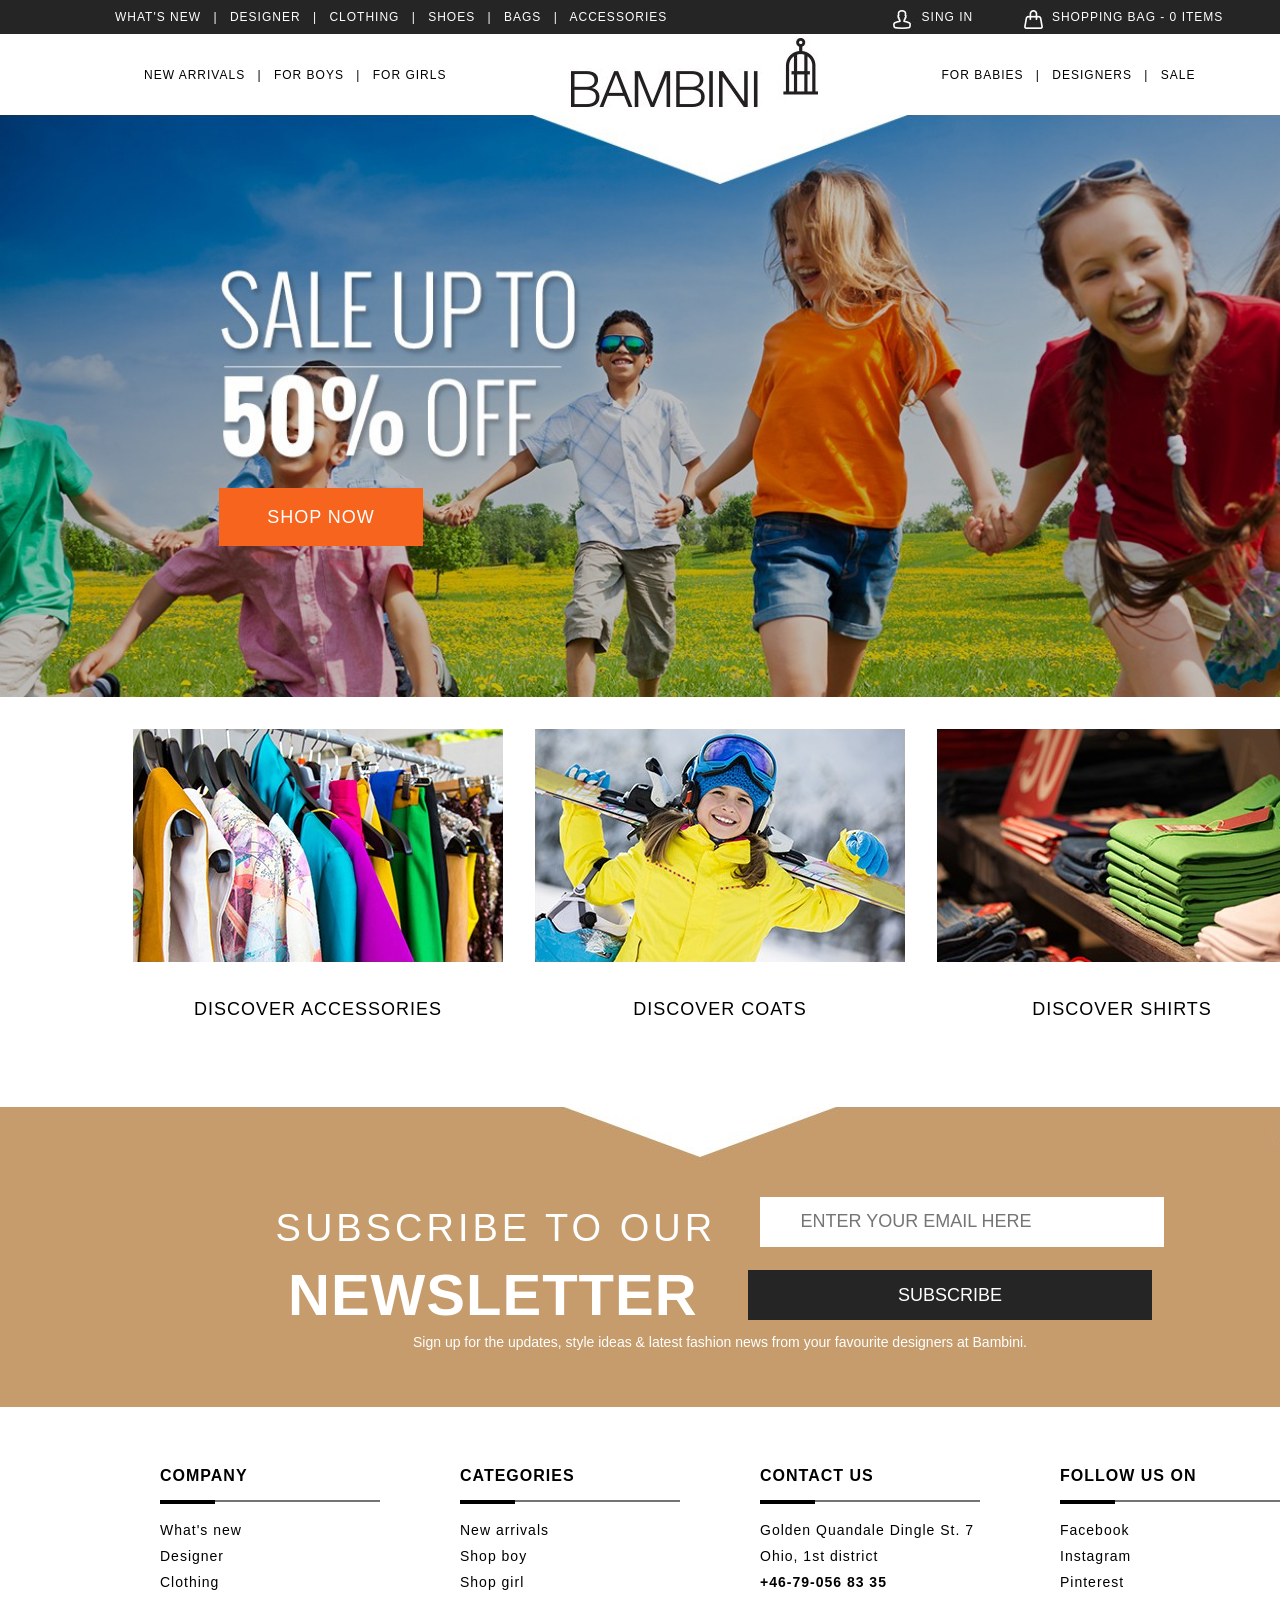
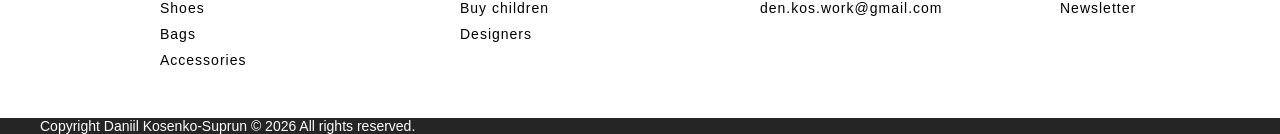
<file: elev/bambini/index.html>
<!--

Updates:
- Fixed main background image not taking up 100% of width of screen
- Fixed categories text links not being black color by default
- More comments

-->


<!DOCTYPE html>
<html lang="en">

<head> <!-- Here we set up some technical parameters for our website and connect CSS (and JavaScr if we'd wave one) -->
    <meta charset="UTF-8">
    <meta name="viewport" context="width=device-width, initial-scale=1.0">
    <title>Bambini</title>
    <link rel="stylesheet" href="style.css">
</head>

<body>

<!-- Honestly, I don't even know why do we need wrapper. -->
<div id="wrapper">
    
    <div id="top"> <!-- Toppest black line with links, sing in and shopping cart -->

        <div id="top_links"> <!-- Left side (links) -->
            <a href="#">WHAT'S NEW</a>
            <span class="divider">|</span>
            <a href="#">DESIGNER</a>
            <span class="divider">|</span>
            <a href="#">CLOTHING</a>
            <span class="divider">|</span>
            <a href="#">SHOES</a>
            <span class="divider">|</span>
            <a href="#">BAGS</a>
            <span class="divider">|</span>
            <a href="#">ACCESSORIES</a>
        </div>

        <div id="top_info"> <!-- Right side (login and cart) -->
            <img src="Assets/sing_in.jpg" style="vertical-align: top;">
            <a href="#">SING IN</a>
            
            <span style="padding-left: 40px;"></span>

            <img src="Assets/shopping_bad.jpg" style="vertical-align: top;">
            <a href="#">SHOPPING BAG - 0 ITEMS</a>
        </div>

    </div>

    <div id="header"> <!-- Vårt header som är splittrad i 3 delar för att kunna flytta på de -->

        <div id="header_left"> <!-- Vänster -->
            <a href="#">NEW ARRIVALS</a>
            <span class="divider">|</span>
            <a href="#">FOR BOYS</a>
            <span class="divider">|</span>
            <a href="#">FOR GIRLS</a>
        </div>

        <div id="header_center"> <!-- Mitt -->
            <a href="#">
                <img src="Assets/logo.jpg" alt="Bambini logo">
            </a>
        </div>

        <div id="header_right"> <!-- Höger -->
            <a href="#">FOR BABIES</a>
            <span class="divider">|</span>
            <a href="#">DESIGNERS</a>
            <span class="divider">|</span>
            <a href="#">SALE</a>
        </div>

    </div>

    <!-- Here is where background image object is created. Shop button inside of it -->
    <div id="front_image">
        <button id="shop_now_button">SHOP NOW</button>
    </div>

    <!-- Discovery section -->
    <div id="categories">
        <table>
            <!-- Pictures on products -->
            <tr>
                <td>
                    <a href="#"><img src="Assets/accessories.jpg" alt="Accessories"></a>
                </td>
                <td>
                    <a href="#"><img src="Assets/coats.jpg" alt="Coats"></a>
                </td>
                <td>
                    <a href="#"><img src="Assets/shirts.jpg" alt="Shirts"></a>
                </td>
            </tr>
            <!-- Respective text links -->
            <tr>
                <td> <a href="#">DISCOVER ACCESSORIES</a> </td>
                <td> <a href="#">DISCOVER COATS</a> </td>
                <td> <a href="#">DISCOVER SHIRTS</a> </td>
            </tr>
        </table>
    </div>

    <!-- Email subscription section -->
    <div id="newsletter">
        <div>
            <h2>SUBSCRIBE TO OUR</h2>
            <div class="newsletter_box"> <!-- A wrapper for input so that actual input is inside of a box and has borders-->
                <input id="email_input" type="email" placeholder="ENTER YOUR EMAIL HERE">
            </div>
        </div>
        <div>
            <h1>NEWSLETTER</h1>
            <button class="newsletter_box" id="subscribe_button">SUBSCRIBE</button>
        </div>
        <div id="newsletter_undermessage">
            Sign up for the updates, style ideas & latest fashion news from your 
            favourite designers at Bambini.
        </div>
    </div>
    
    <!-- Footer with all the boring contact info or whatever -->
    <!-- 
    AI has helped me to come up with a way how to create the styling, for example
    that I should use div with flex instead of table that I wanted to use, and also
    on how to create the funny line thing without any images or text, just CSS!
    -->
    <footer id="footer">

        <!-- To separate them from other stuff, veri smart -->
        <div id="footer_columns">
            <div class="footer_column">
                <h3>COMPANY</h3>
                <div class="footer_line"> <span></span> </div>
                <ul>
                    <li><a href="#">What's new</a></li>
                    <li><a href="#">Designer</a></li>
                    <li><a href="#">Clothing</a></li>
                    <li><a href="#">Shoes</a></li>
                    <li><a href="#">Bags</a></li>
                    <li><a href="#">Accessories</a></li>
                </ul>
            </div>

            <div class="footer_column">
                <h3>CATEGORIES</h3>
                <div class="footer_line"> <span></span> </div>
                <ul>
                    <li><a href="#">New arrivals</a></li>
                    <li><a href="#">Shop boy</a></li>
                    <li><a href="#">Shop girl</a></li>
                    <li><a href="#">Buy children</a></li>
                    <li><a href="#">Designers</a></li>
                </ul>
            </div>

            <div class="footer_column">
                <h3>CONTACT US</h3>
                <div class="footer_line"> <span></span> </div>
                <ul>
                    <li>Golden Quandale Dingle St. 7</li>
                    <li>Ohio, 1st district</li>
                    <li id="phone_number">+46-79-056 83 35</li>
                    <li><a type="email">den.kos.work@gmail.com</a></li>
                </ul>
            </div>

            <div class="footer_column">
                <h3>FOLLOW US ON</h3>
                <div class="footer_line"> <span></span> </div>
                <ul>
                    <li><a href="#">Facebook</a></li>
                    <li><a href="#">Instagram</a></li>
                    <li><a href="#">Pinterest</a></li>
                    <li><a href="#">Newsletter</a></li>
                </ul>
            </div>
        </div>
        
        <div id="copyrights">Copyright Daniil Kosenko-Suprun © 2026 All rights reserved.</div>

    </footer>

</div>

</body>

</html>
</file>
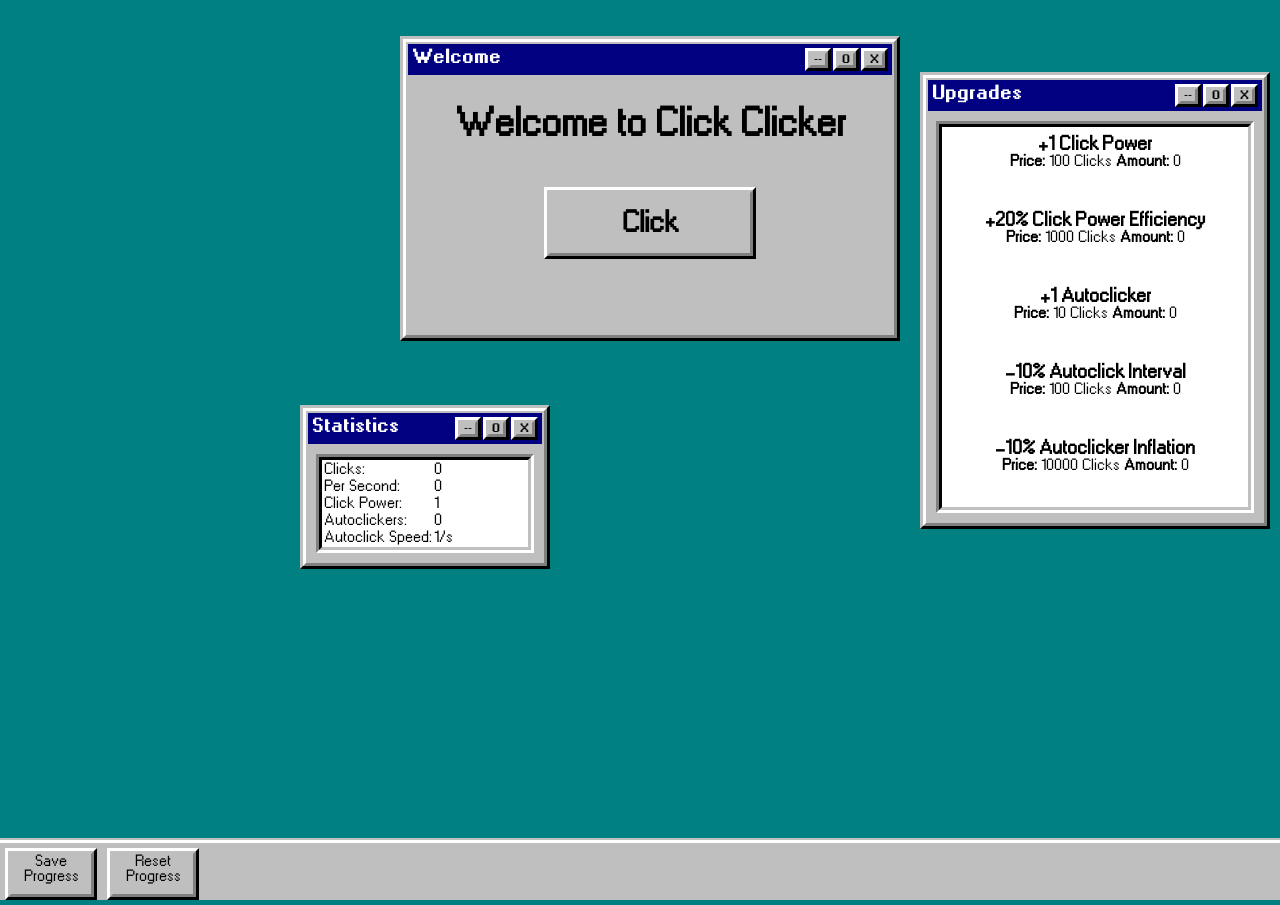
<file: elev/clicker/index.html>
<html lang="en">
<head>
    <meta charset="UTF-8">
    <meta name="viewport" content="width=device-width, initial-scale=1.0"><!--ta bort ksk-->
    <title>Click Clicker</title>
    <link rel="stylesheet" href="style.css">
    <script src="script.js" defer></script>
</head>
<body>

    <!--fönster till header/clicktarget-->
    <section id="welcome-window" class="window"><div class="border-wrap-1"><div class="border-wrap-2">
        <div class="windowhead"><!--header till fönstret-->
            <div class="window-head-title">
                <p>Welcome</p>
            </div>
            <div class="window-head-buttons"><!--knapparna i hörnet av fönstret, gör inget egentligen-->
                <div class="border-wrap-5"><div class="border-wrap-6"><div class="window-head-button">--</div></div></div>
                <div class="border-wrap-5"><div class="border-wrap-6"><div class="window-head-button">O</div></div></div>
                <div class="border-wrap-5"><div class="border-wrap-6"><div class="window-head-button">X</div></div></div>
            </div>
        </div>
        
        <!--content till fönstret-->
        <div  id="welcome">
            <h1>Welcome to Click Clicker</h1><!--typ headern till spelet-->
            <div class="border-wrap-8"><div class="border-wrap-5"><div class="border-wrap-6">
                <div id="click-target">Click</div><!--click target-->
            </div></div></div>
        </div>
    </div></div></section>

    <!--fönster till uppgraderingar-->
    <section id="upgrades-window" class="window"><div class="border-wrap-1"><div class="border-wrap-2">
        <div class="windowhead"><!--header till fönstret-->
            <div class="window-head-title">
                <p>Upgrades</p>
            </div>
            <div class="window-head-buttons"><!--knapparna i hörnet av fönstret, gör inget egentligen-->
                <div class="border-wrap-5"><div class="border-wrap-6"><div class="window-head-button">--</div></div></div>
                <div class="border-wrap-5"><div class="border-wrap-6"><div class="window-head-button">O</div></div></div>
                <div class="border-wrap-5"><div class="border-wrap-6"><div class="window-head-button">X</div></div></div>
            </div>
        </div>

        <!--content till fönstret, uppdelat i uppgraderingstyper-->
        <div id="upgrades" class="window-content"><div class="border-wrap-3"><div class="border-wrap-4">
            <div id="click-upgrades"><!--upgraderingar för click power-->
                <div class="border-wrap-7"><div class="upgrade" id="clickPowerPlusUpgrade">
                    <h3>+1 Click Power</h3>
                    <p class="price"></p>
                </div></div>
                <div class="border-wrap-7"><div class="upgrade" id="clickPowerEfficiencyUpgrade">
                    <h3>+20% Click Power Efficiency</h3>
                    <p class="price"></p>
                </div></div>
            </div>
            <div id="autoclicker-upgrades"><!--upgraderingar för autoclickers-->
                <div class="border-wrap-7"><div class="upgrade" id="autoclicker">
                    <h3>+1 Autoclicker</h3>
                    <p class="price"></p>
                </div></div>
                <div class="border-wrap-7"><div class="upgrade" id="autoclickIntervalUpgrade">
                    <h3>-10% Autoclick Interval</h3>
                    <p class="price"></p>
                </div></div>
                <div class="border-wrap-7"><div class="upgrade" id="autoclickerInflationUpgrade">
                    <h3>-10% Autoclicker Inflation</h3>
                    <p class="price"></p>
                </div></div>
            </div>
        </div></div></div>

    </div></div></section>

    <!--fönster till stats-->
    <section id="stats-window" class="window"><div class="border-wrap-1"><div class="border-wrap-2">
        <div class="windowhead"><!--header till fönstret-->
            <div class="window-head-title">
                <p>Statistics</p>
            </div>
            <div class="window-head-buttons"><!--knapparna i hörnet av fönstret, gör inget egentligen-->
                <div class="border-wrap-5"><div class="border-wrap-6"><div class="window-head-button">--</div></div></div>
                <div class="border-wrap-5"><div class="border-wrap-6"><div class="window-head-button">O</div></div></div>
                <div class="border-wrap-5"><div class="border-wrap-6"><div class="window-head-button">X</div></div></div>
            </div>
        </div>

        <!--content till fönstret-->
        <div id="stats" class="window-content"><div class="border-wrap-3"><div class="border-wrap-4">
            <table>
                <tr id="score"><td>Clicks:</td><td></td></tr>
                <tr id="clicks-per-second"><td>Per Second:</td><td></td></tr>
                <tr id="points-per-click"><td>Click Power:</td><td></td></tr>
                <tr id="autoclickers"><td>Autoclickers:</td><td></td></tr>
                <tr id="autoclicks-per-second"><td>Autoclick Speed:</td><td></td></tr>
            </table>
        </div></div></div>
    </div></div></section>

    <!--fönster till popups (motsvarar golden cookies)-->
    <section id="popup-window" class="window"><div class="border-wrap-1"><div class="border-wrap-2">
        <div class="windowhead"><!--header till fönstret-->
            <div class="window-head-title">
                <p>Bonus</p>
            </div>
            <div class="window-head-buttons"><!--knapparna i hörnet av fönstret, gör inget egentligen-->
                <div class="border-wrap-5"><div class="border-wrap-6"><div class="window-head-button">--</div></div></div>
                <div class="border-wrap-5"><div class="border-wrap-6"><div class="window-head-button">O</div></div></div>
                <div class="border-wrap-5"><div class="border-wrap-6"><div class="window-head-button">X</div></div></div>
            </div>
        </div>
        
        <!--content till fönstret-->
        <div id="popup">
            <p id="popup-info">You have been gifted </p><!--info om popuppen man fick-->
            <div class="border-wrap-8"><div class="border-wrap-5"><div class="border-wrap-6">
                <div id="popup-claim">Claim Reward</div><!--knapp för att popuppens effekt-->
            </div></div></div>
        </div>
    </div></div></section>
    
</body>
<footer><!--footer med reset/save knappar-->
    <div id="test"></div>
    <div id="flexdiv">
        <div class="border-wrap-8"><div class="border-wrap-5"><div class="border-wrap-6">
         <div id="save-button">Save Progress</div>
      </div></div></div>
       <div class="border-wrap-8"><div class="border-wrap-5"><div class="border-wrap-6">
           <div id="reset-button">Reset Progress</div>
       </div></div></div>
    </div>
</footer>
</html>
</file>
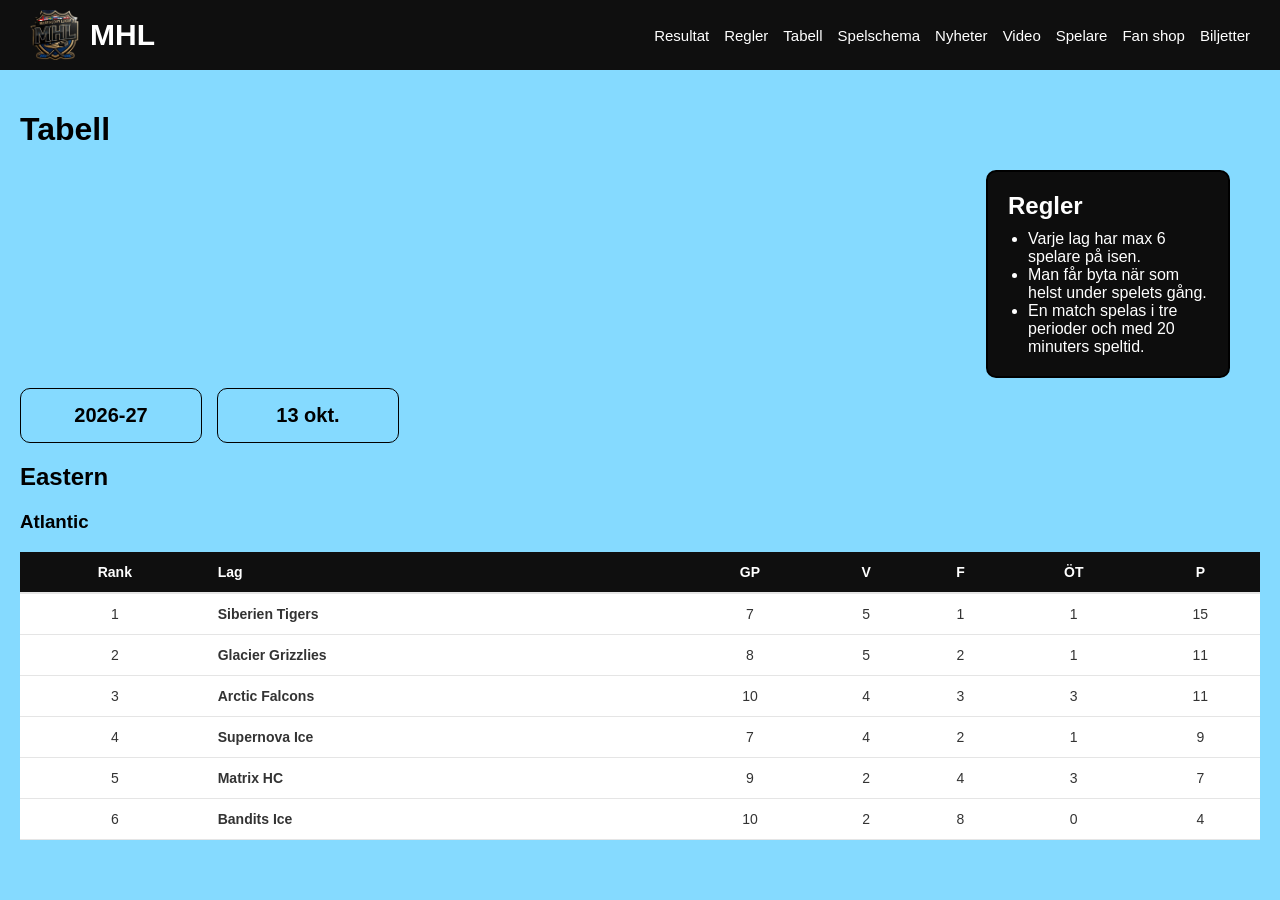
<file: elev/mhl/index.html>
<!DOCTYPE html>
<html lang="en">
    <head>
        <meta charset="UTF-8">
        <title>MHL.Majas Hockey League</title>
        <meta name="viewport" content="width=device-width, initial-scale=1.0">
        <link rel="stylesheet" href="style.css">
    </head>
    <body>       <!--Det här är allt innehåll-->
          <div id="meny">
            <div id="leftlog">  <!---Det är bilden på min logga-->
              <img src="bilder/logga.png" style="vertical-align: top;" width="50" height="50">
              <a href="#">MHL</a> 
            </div>
            <div id="menylänkar">      <!--Det är alla översta länkarna i menyn-->
                <a href="#">Resultat</a>
                <a href="#">Regler</a>
                <a href="#">Tabell</a>
                <a href="#">Spelschema</a>
                <a href="#">Nyheter</a>
                <a href="#">Video</a>
                <a href="#">Spelare</a>
                <a href="#">Fan shop</a>
                <a href="#">Biljetter</a>
            </div>
          </div>
          <div id="wrapper">
             
          <h1>Tabell</h1>   <!--Det här är reglerna för ishockey i en lista-->
          <div class="rules-box">
            <h4>Regler</h4>
            <ul>
              <li>Varje lag har max 6 spelare på isen.</li>
              <li>Man får byta när som helst under spelets gång.</li>
              <li>En match spelas i tre perioder och med 20 minuters speltid.</li>
            </ul>
          </div>
          <div class="table-box">  <!--Det ska vara där man kan välja datum och säsong-->
            <div class="box-seasons">2026-27</div>
            <div class="box-date">13 okt.</div>
          </div>
          <h2>Eastern</h2>     <!--Det här är tabellen för alla lag i ligan och här tog jag lite hjälp av Ai i css för att den skulle likna lite den som NHL har-->
          <h3>Atlantic</h3>
            <div class="table-container">
                <table class="mhl-table">
                  <thead>
                  <tr>
                      <th>Rank</th>
                      <th class="align-left">Lag</th>
                      <th>GP</th>
                      <th>V</th>
                      <th>F</th>
                      <th>ÖT</th>
                      <th class="highlight">P</th>
                  </tr>
                  </thead>
                  <tbody>
                    <tr>
                      <td>1</td>
                      <td class="team-cell">Siberien Tigers</td>
                      <td>7</td>
                      <td>5</td>
                      <td>1</td>
                      <td>1</td>
                      <td class="highlight">15</td>
                    </tr>
                    <tr>
                      <td>2</td>
                      <td class="team-cell">Glacier Grizzlies</td>
                      <td>8</td>
                      <td>5</td>
                      <td>2</td>
                      <td>1</td>
                      <td class="highlight">11</td>
                    </tr>
                    <tr>
                      <td>3</td>
                      <td class="team-cell">Arctic Falcons</td>
                      <td>10</td>
                      <td>4</td>
                      <td>3</td>
                      <td>3</td>
                      <td class="highlight">11</td>
                    </tr>
                    <tr>
                      <td>4</td>
                      <td class="team-cell">Supernova Ice</td>
                      <td>7</td>
                      <td>4</td>
                      <td>2</td>
                      <td>1</td>
                      <td class="highlight">9</td>
                    </tr>
                    <tr>
                      <td>5</td>
                      <td class="team-cell">Matrix HC</td>
                      <td>9</td>
                      <td>2</td>
                      <td>4</td>
                      <td>3</td>
                      <td class="highlight">7</td>
                    </tr>
                    <tr>
                      <td>6</td>
                      <td class="team-cell">Bandits Ice</td>
                      <td>10</td>
                      <td>2</td>
                      <td>8</td>
                      <td>0</td>
                      <td class="highlight">4</td>
                    </tr>
                  </tbody>
                </table>
              </div>
            </div>
        </div>
    </body>
</html>
</file>
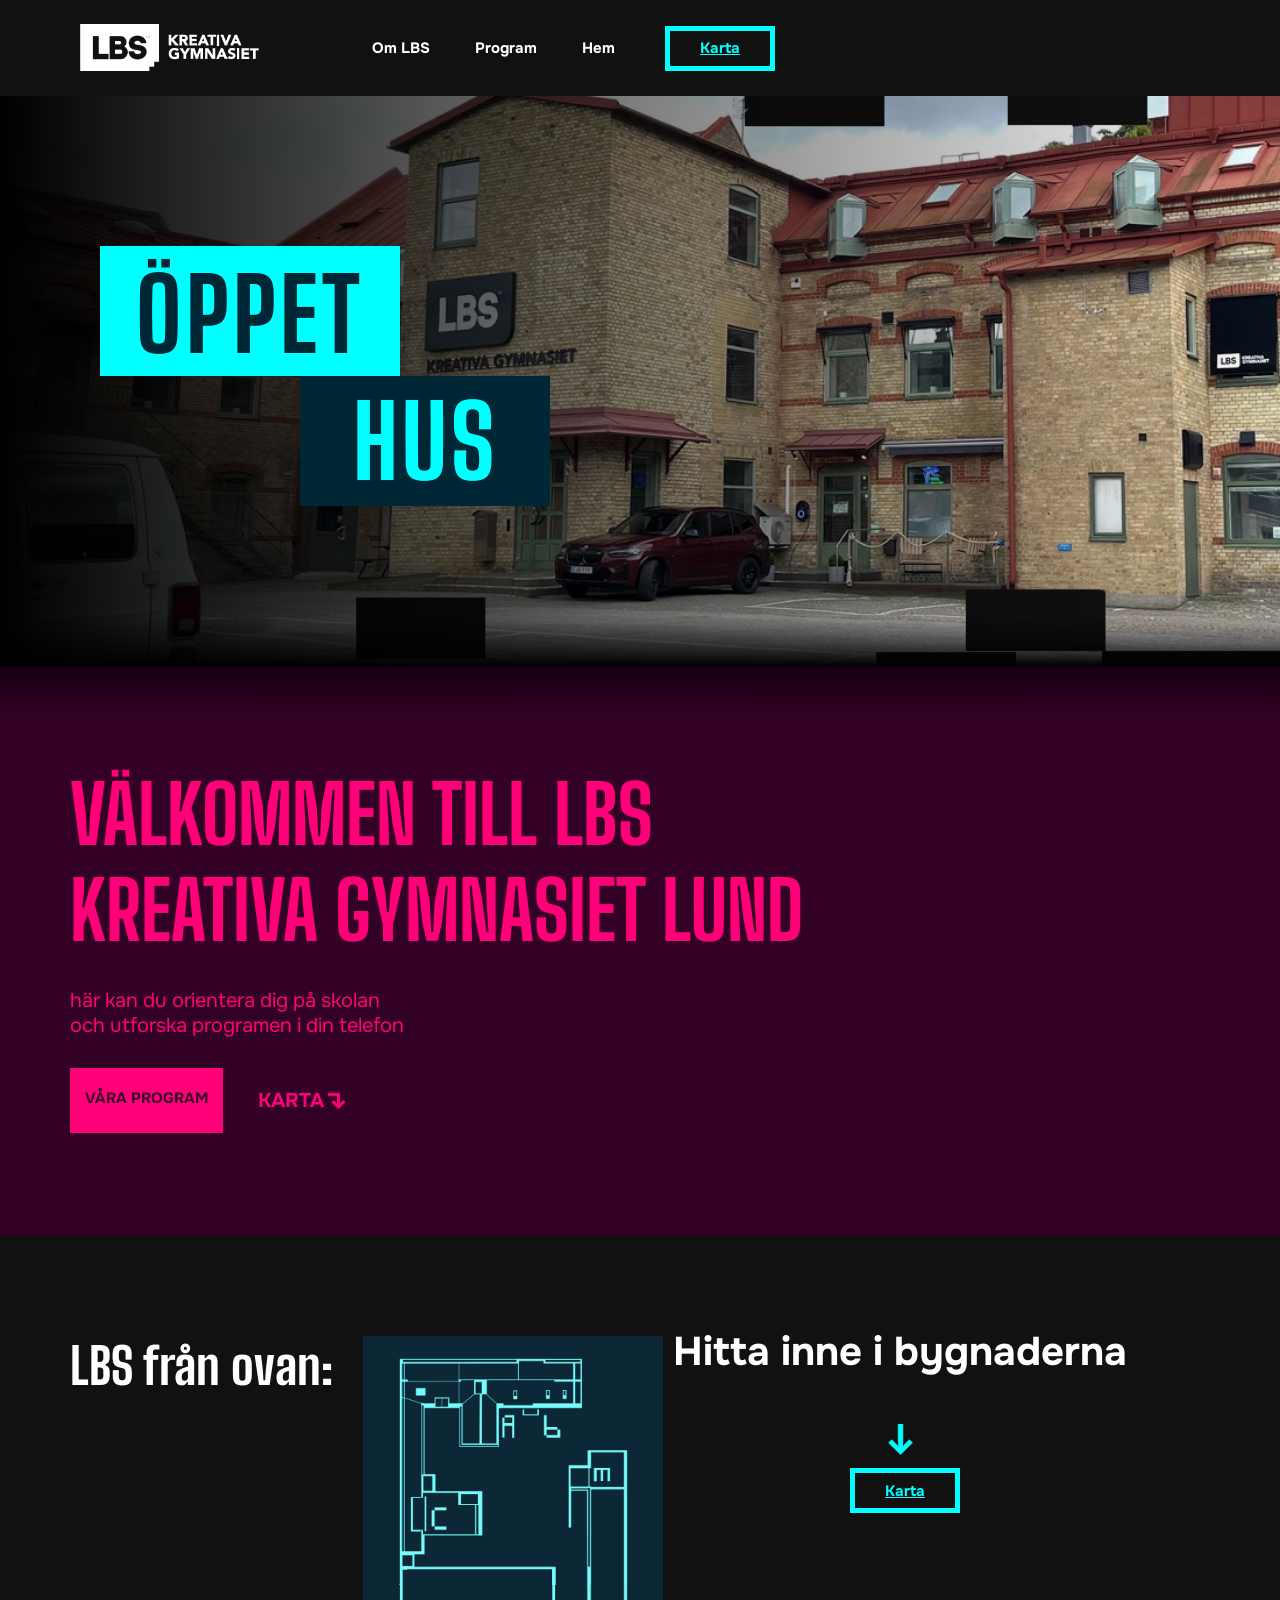
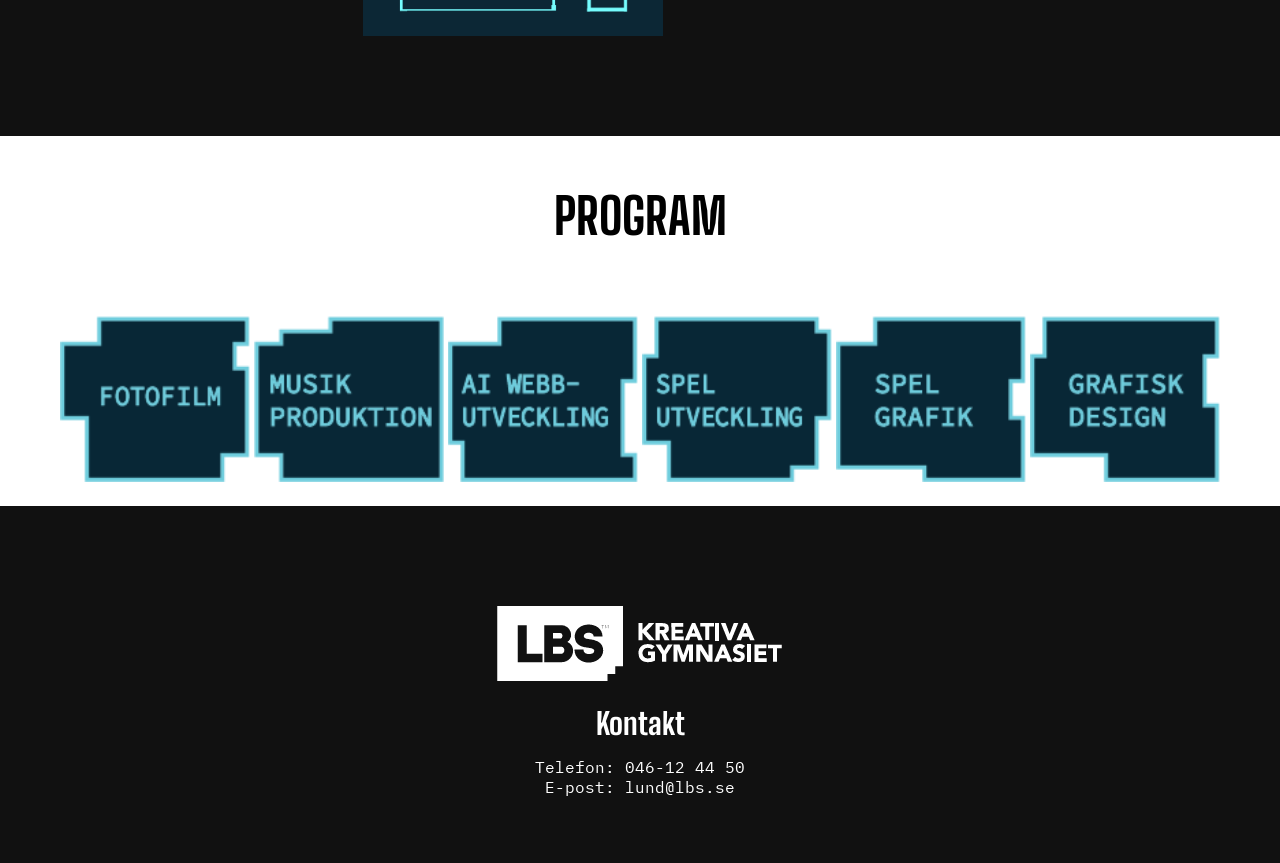
<file: elev/openhouse/index.html>
<!DOCTYPE html>
<html lang="en">
<head>
    <meta charset="utf-8">
    <meta name="viewport" content="width=device-width, initial-scale=1.0">
    <title> LBS Öppet Hus </title>
    <link rel="stylesheet" href="Style.css">
    <!--Google fonts-->
    <!--onest font for: ingress, underubrik och brödtext-->
    <!--bigshoulders font for: headlines-->
    <!--IBM Plex Mono medium-->
    <link rel="preconnect" href="https://fonts.googleapis.com">
<link rel="preconnect" href="https://fonts.gstatic.com" crossorigin>
<link href="https://fonts.googleapis.com/css2?family=Big+Shoulders:opsz,wght@10..72,800&family=IBM+Plex+Mono:wght@500&family=Onest:wght@100..900&display=swap" rel="stylesheet">
</head>

<body>
    <header>
        <div class="headContainer">
            <div class="loggo">
                <a href="index.html" class="logo"><img src="lbsLogo.png" alt="lbs logo with text"></a> <!--byta bild ?-->
            </div>
            <div class="navs">
                <a href="https://lbs.se/lund/"> Om LBS </a>
                <a href="#FourthBlock"> Program</a>
                <a href="index.html">Hem</a>
                <div class="Mapbutton">
                    <a href="karta.html">Karta </a>
                </div>
            </div>
        </div>
    </header>
    <section id="FirstBlock">
        <div class="open">
            <h1>ÖPPET</h1>
        </div>
        <div class="house">
            <h1>HUS</h1>
        </div>
    </section>
    <section id="SecondBlock">
        <h2>VÄLKOMMEN TILL LBS <br> KREATIVA GYMNASIET LUND</h2>
        <p class="underrubrik"> här kan du orientera dig på skolan <br> och utforska programen i din telefon</p>
        <div class="buttoncontainer">
            <a class="Programbtn" href="#FourthBlock">
                VÅRA PROGRAM
            </a>
            <div class="mappointer">
                <p>KARTA</p>
                <img src="NerPil.png" alt="pointer to scroll down " width="25px">
            </div>
        </div>
    </section>
    <section id="ThirdBlock">
        <h4> LBS från ovan:</h4>
        <img class="img_map" src="main outsidemap.png" alt="karta för utsidan på lbs" width="300px">
        <div class="findPrograms">
            <p> Hitta inne i bygnaderna </p> 
            <img class="ImgPil" src="RakNed.png" alt="Pil som pekar rakt ner" width="25px">
                <div class="Mapbutton">
                    <a href="karta.html">Karta </a>
                </div>
        </div>
    </section>
    <section id="FourthBlock">
        <h3> PROGRAM </h3>
        
        <img class="program_bilder" src="ProgramFOTO.png" alt="programkub för Foto" width="190px">
        <img class="program_bilder" src="ProgramMusikP.png" alt="programkub för musik" width="190px">
        <img class="program_bilder" src="ProgramAWU.png" alt="programkub för AWAI" width="190px">
        <img class="program_bilder" src="ProgramSP.png" alt="programkub för SU" width="190px">
        <img class="program_bilder" src="ProgramSG.png" alt="programkub för SG" width="190px">
        <img class="program_bilder" src="ProgramGD.png" alt="programkub för GD" width="190px">    
    </section>
    <footer>
        <img src="lbsLogo.png" alt="logga med namn">
        <div class="footer_contact">
            <h5> Kontakt </h5>
            <P> Telefon: 046-12 44 50    <br>
                E-post: lund@lbs.se
            </P>
        </div>
    </footer>
    
</body>
</html>
</file>
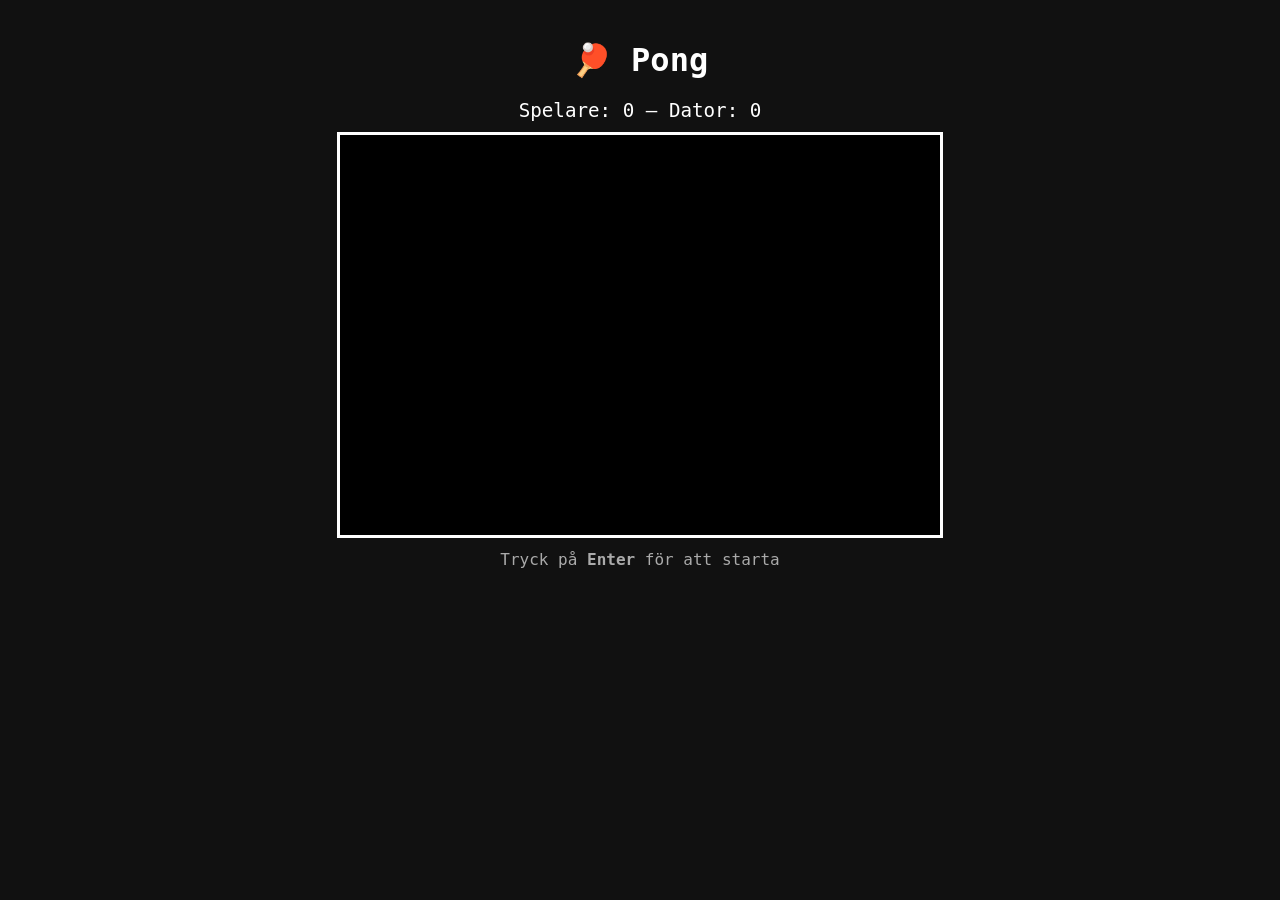
<file: elev/pong/index.html>
<!DOCTYPE html>
<html lang="sv">
<head>
  <meta charset="UTF-8">
  <title>Pong</title>
  <link rel="stylesheet" href="styles.css">
</head>
<body>

  <h1>🏓 Pong</h1>
  <p id="score">Spelare: 0 — Dator: 0</p>
  <canvas id="canvas" width="600" height="400"></canvas>
  <p id="message">Tryck på <strong>Enter</strong> för att starta</p>

  <script src="script.js"></script>
</body>
</html>
</file>
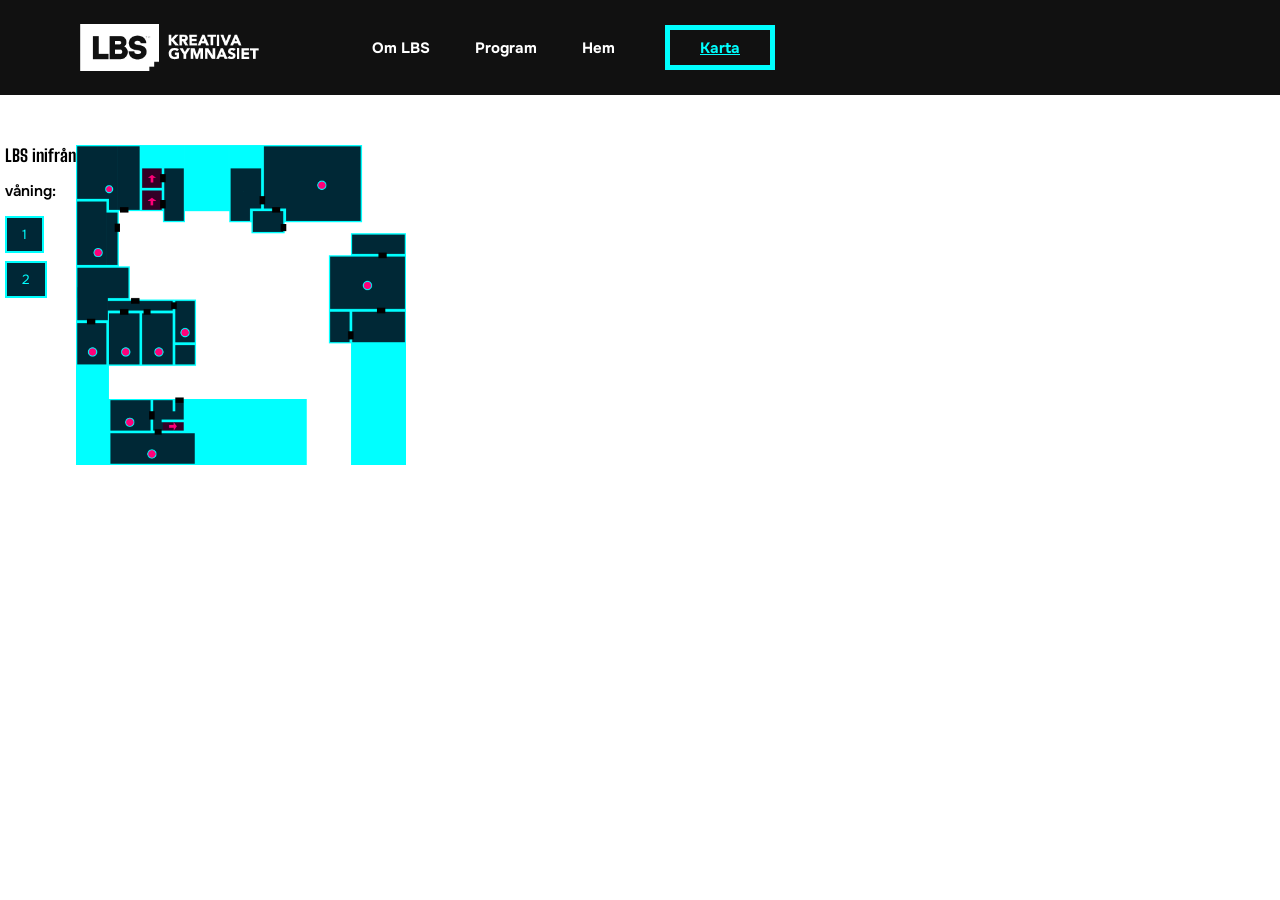
<file: elev/openhouse/karta.html>
<html lang="en">
<head>
    <meta charset="utf-8">
    <meta name="viewport" content="width=device-width, initial-scale=1.0">
    <title> LBS Öppet Hus </title>
    <link rel="stylesheet" href="Style.css">
    <!--Google fonts-->
    <!--onest font for: ingress, underubrik och brödtext-->
    <!--bigshoulders font for: headlines-->
    <!--IBM Plex Mono medium-->
    <link rel="preconnect" href="https://fonts.googleapis.com">
<link rel="preconnect" href="https://fonts.gstatic.com" crossorigin>
<link href="https://fonts.googleapis.com/css2?family=Big+Shoulders:opsz,wght@10..72,800&family=IBM+Plex+Mono:wght@500&family=Onest:wght@100..900&display=swap" rel="stylesheet">
</head>

<body>
    <header>
        <div class="headContainer"> <!--huvud container -->
            <div class="loggo">
                <a href="index.html" class="logo"><img src="lbsLogo.png" alt="lbs logo with text"></a>
            </div>
            <div class="navs">
                <a href="https://lbs.se/lund/"> Om LBS </a>
                <a href="index.html#FourthBlock"> Program</a>
                <a href="index.html">Hem</a>
                <div class="Mapbutton">
                    <a href="karta.html">Karta </a>
                </div>
            </div>
        </div>
    </header>
    <section id="House" >
        <div class="Floors">
            <h5> LBS inifrån </h5>
            <p> våning:</p>
            <button class="floors" data-floor="1"> 1 </button>  <!--Data-floor chat gpt lade till så att man kan byta mellan våningarna -->
            <button class="floors" data-floor="2"> 2 </button>
        </div>                     <!--chat gpt la till id floor1 för att defigera vilken våning man är på-->
        <div class="mapContainer" id="floor1"> <!--ihopsättning av stack overflow som chatgpt har förklarat och jag sedan skrivit om så det passar min hemsida och karta-->
            <img src="FirstFloorMap.png"  height="320px" width="330px" usemap="#FirstFloorMap" class="FirstFloorMap" alt="karta över våning 1">
            <map name="FirstFloorMap" > <!--våning ett karta med olkia area cirklar på kartan och medföljand tool tips som förklarar varje rum på skolan-->
            <area shape="circle" coords="32,43,40" alt="Matsalen" id="Matsalen">
            <area shape="circle" coords="23,108,40" alt="Repstudio" id="Repstudio">
            <area shape="circle" coords="246,40,40" alt="B-salen"  id="B-Salen">
            <area shape="circle" coords="292,140,40" alt="Musikstudion"  id="Musikstudion">
            <area shape="circle" coords="18,206,20" alt="Filmstudio"  id="Filmstudio">
            <area shape="circle" coords="51,206,20" alt="Fotostudio"  id="Fotostudio">
            <area shape="circle" coords="84,206,20" alt="FotoFilm"  id="FotoFilm">
            <area shape="circle" coords="110,188,20" alt="PoddRum"  id="PoddRum">
            <area shape="circle" coords="55,277,30" alt="AWAI"  id="AWAI">
            <area shape="circle" coords="77,310,30" alt="Spelgrafik"  id="Spelgrafik">
            </map>
            <div id="Matsalentooltip"> 
                <p> Matsalen: här äter alla elever lunch serverad av Marvin</p>
            </div>
            <div id="Repstudiotooltip">
                <p> Repstudion: här övar musikarna </p>
            </div>
            <div id="B-salentooltip">
                <p>B1 NO-salen: här har vi roliga laborationer i fysik, kemi och biologi</p>
            </div>
                 <div id="Musikstudiontooltip">
                <p>  Musikstudion: Här är musik lektioner</p>
            </div>
            <div id="Filmstudiotooltip"> 
                <p>Filmstudion: här filmas en massa roliga saker </p>
            </div>
            <div id="Fotostudiotooltip"> 
                <p>Fotostudion: här fottas de finnaste bilderna </p>
            </div>
            <div id="FotoFilmtooltip"> 
                <p> Foto-Film: i detta klasrumet lär man sig allt om fotgraftering och filmning</p>
            </div>
            <div id="PoddRumtooltip"> 
                <p> Poddrummet: här spellas skolans egna podd in</p>
            </div>
            <div id="AWAItooltip"> 
                <p> D1 AI - webbutvekling: i detta klassrum Lär man sig programera hemsidor och bemästra AI </p>
            </div>
            <div id="Spelgrafiktooltip"> 
                <p> D2 Spelgrafik: här sitter spelgrafikerna och desingnar snygga och intresanta spel </p>
            </div>
        </div>
        <div class="mapContainer" id="floor2" hidden> <!--chat gpt added hidden to hide this floor wile floor one is up-->  
            <img src="SecondFloorMap.png" width="330" height="360" usemap="#SecondFloorMap" class="SecondFloorMap" alt="Karta över våning 2">
            <map name="SecondFloorMap"> <!--karta över andra våninga a huste och d huset med are cirklar för alla klassrum med medföljande tooltips-->
                <area shape="circle" coords="36,230,30" alt="A-8" id="A-8">
                <area shape="circle" coords="35,55,20" alt="A-7" id="A-7">
                <area shape="circle" coords="92,53,20" alt="A-6" id="A-6">
                <area shape="circle" coords="135,35,20" alt="A-5" id="A-5">
                <area shape="circle" coords="218,53,30" alt="A-4" id="A-4">
                <area shape="circle" coords="285,80,30" alt="A-3" id="A-3">
                <area shape="circle" coords="65,330,40" alt="Grafiskdesign" id="Grafiskdesign">
            </map>
            <div id="A-8tooltip"> 
                <p>A8</p>
            </div>
            <div id="A-7tooltip">
                <p>A7: här befinersig AWAI Under öpnahuset </p>
            </div>
            <div id="A-6tooltip">
                <p> A6 </p>
            </div>
            <div id="A-5tooltip">
                <p> A5: här är det filmvisning under Öppet hus </p>
            </div>
            <div id="A-4tooltip">
                <p> A4 </p>
            </div>
            <div id="A-3tooltip">
                <p> A3: här sitter Spelgrafik under öppet hus och visar vad de desingnar</p>
            </div>
            <div id="Grafiskdesigntooltip">
                <p> D3 Grafiskdesign: här sitter de Grafiskadesignerna och ritar </p>
            </div>
        </div>
    </section>
    <script src="Script.js"></script>
</body>
</file>
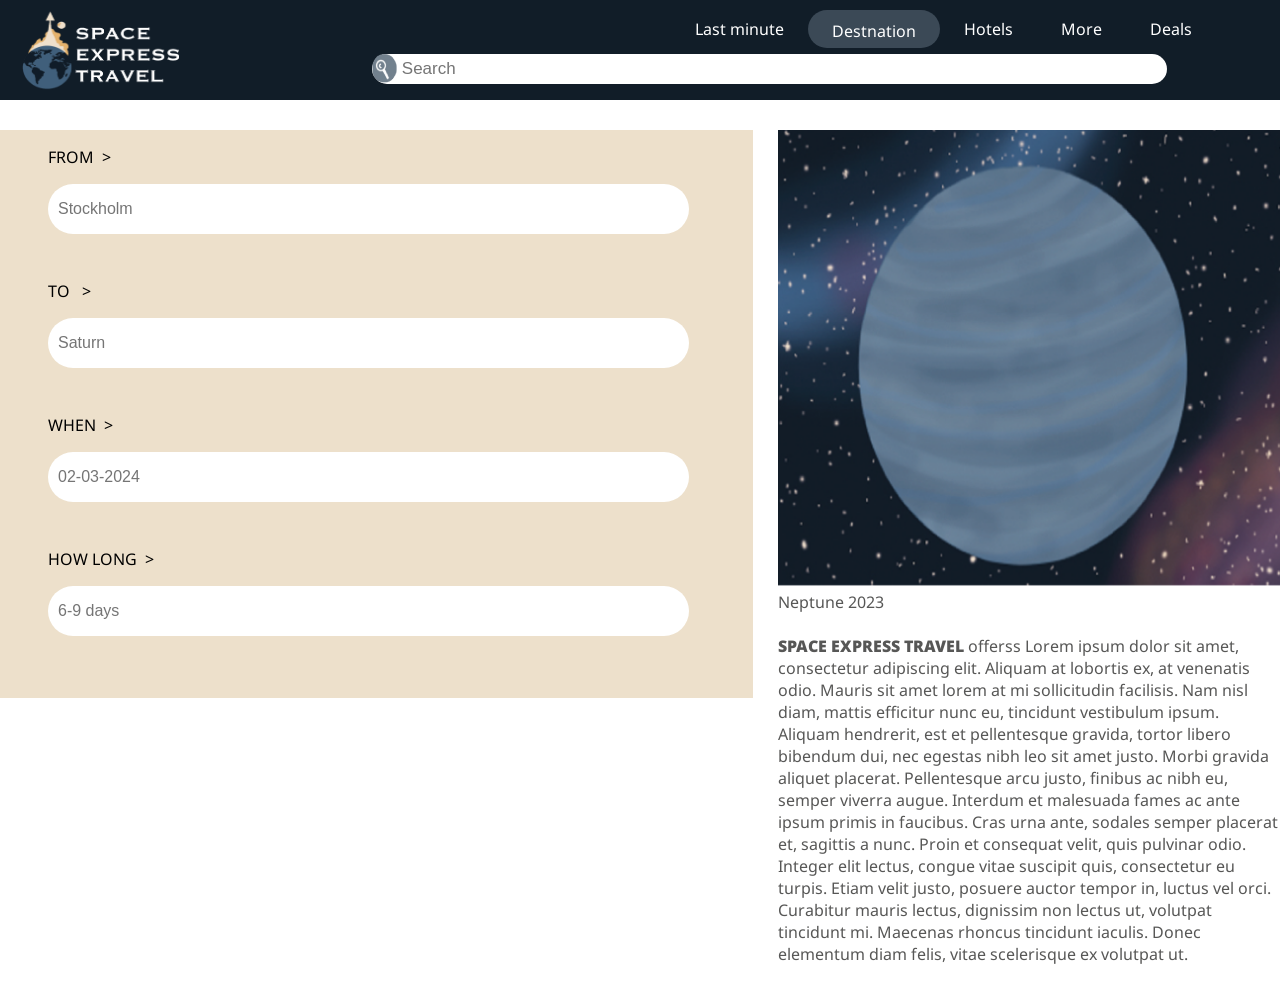
<file: elev/space-express/Destination.html>
<!DOCTYPE html>
<html lang="en">
<head>
    <meta charset="utf-8">
    <meta name="viewport" content="width=device-width, initial-scale=1.0">
    <title> Space Express Travel </title>
    <link rel="stylesheet" href="SpaceExpresIndex.css">
    <!--google font Noto Sans-->
    <link rel="preconnect" href="https://fonts.googleapis.com">
    <link rel="preconnect" href="https://fonts.gstatic.com" crossorigin>
    <link href="https://fonts.googleapis.com/css2?family=Noto+Sans&display=swap" rel="stylesheet">
</head>
<body>
    <section id="nav_search">  <!--firts section contaning the loggo, nav bar and searchbar-->
        <a href="SpaceExpres.html">     <!--link back to home page-->
            <div class="loggo"   >    <!-- loggo -->
                <img src="bildOtextLoggavit.png" alt="loggan med text" width="115%" height="80px" >
            </div>
        </a>
        <div class="navBar">  <!-- navigation bar -->
            <nav>
                <ul>
                    <li><a href="#"> Last minute</a></li>
                    <li><a href="#" style="background-color: #3b4956; border-radius: 50px; height: 10px; padding-top: 10px; margin-top: 10px; "> Destnation </a></li> <!-- hård kodade desingen för destination button så det inte skulle påvärka andra siadn-->
                    <li><a href="#"> Hotels </a></li>
                    <li><a href="#"> More </a></li>
                    <li><a href="#"> Deals </a></li>
                </ul>
            </nav>
        </div>
        <div class="searchBar">
            <img src="search.png" alt="magnifyingglass for search" width="30px"  height="30px "> <!--img of the magnifying glass-->
            <input type="text" placeholder="Search"> <!-- search bar -->
        </div>
    </section>

    <section id="destination_page">     <!--general section for travle and neptune -->
        <section id="travel">           <!--smaler section for the diffrent inputs-->
            <div class="inputs">        <!-- same input for all of them-->
                <p> FROM &nbsp;> </p>
                <input type="text" placeholder="Stockholm">
            </div>
            <div class="inputs">
                <p> TO &nbsp; > </p>
                <input type="text" placeholder="Saturn">
            </div>
            <div class="inputs">
                <p> WHEN &nbsp;> </p>
                <input type="text" 
                placeholder="02-03-2024"
                onfocus="(this.type='date')"       
                onblur="(this.type='text')">    <!-- found onfocus and onblur from website geeks for geeks-->
            </div>
            <div class="inputs">
                <p> HOW LONG &nbsp;> </p>
                <input type="datetime" placeholder="6-9 days">
            </div>
        </section>
        <section id="neptune">         <!--section for the neptune img and text-->
            <img src="planet.png" alt="neptune img" width="100%"  >
            <p>Neptune 2023 <br> <br> <span>SPACE EXPRESS TRAVEL</span> offerss Lorem ipsum dolor sit amet, consectetur adipiscing elit. Aliquam at lobortis ex, at venenatis odio. Mauris sit amet lorem at mi sollicitudin facilisis. Nam nisl diam, mattis efficitur nunc eu, tincidunt vestibulum ipsum. Aliquam hendrerit, est et pellentesque gravida, tortor libero bibendum dui, nec egestas nibh leo sit amet justo. Morbi gravida aliquet placerat. Pellentesque arcu justo, finibus ac nibh eu, semper viverra augue. Interdum et malesuada fames ac ante ipsum primis in faucibus. Cras urna ante, sodales semper placerat et, sagittis a nunc. Proin et consequat velit, quis pulvinar odio. Integer elit lectus, congue vitae suscipit quis, consectetur eu turpis. Etiam velit justo, posuere auctor tempor in, luctus vel orci. Curabitur mauris lectus, dignissim non lectus ut, volutpat tincidunt mi. Maecenas rhoncus tincidunt iaculis. Donec elementum diam felis, vitae scelerisque ex volutpat ut.
            </p>
        </section>
    </section>
</file>
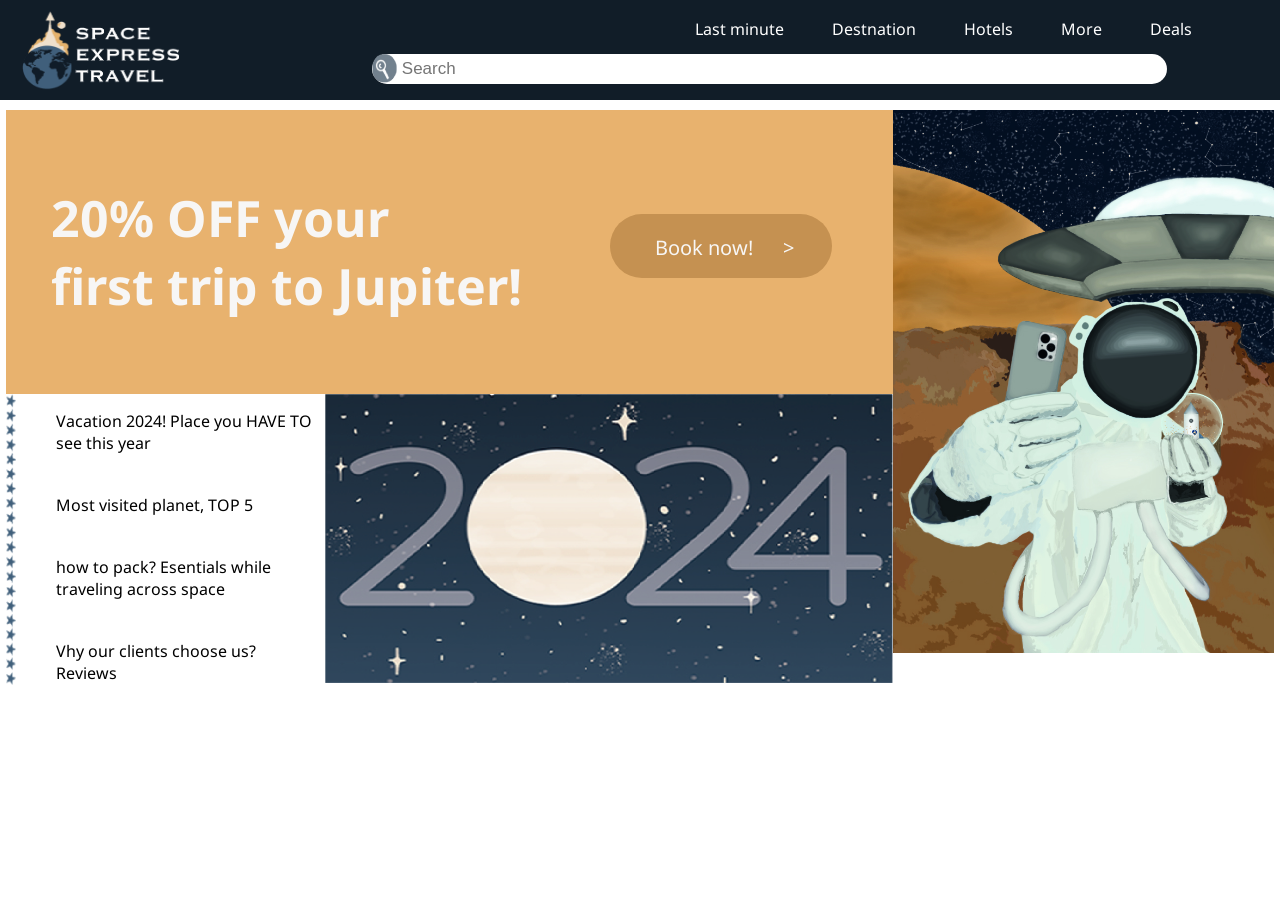
<file: elev/space-express/SpaceExpres.html>
<!DOCTYPE html>
<html lang="en">
<head>
    <meta charset="utf-8">
    <meta name="viewport" content="width=device-width, initial-scale=1.0">
    <title> Space Express Travel </title>
    <link rel="stylesheet" href="SpaceExpresIndex.css">
    <!--google font Noto Sans-->
    <link rel="preconnect" href="https://fonts.googleapis.com">
    <link rel="preconnect" href="https://fonts.gstatic.com" crossorigin>
    <link href="https://fonts.googleapis.com/css2?family=Noto+Sans&display=swap" rel="stylesheet">
</head>
<body>
    <section id="nav_search">  <!--firts section contaning the loggo, nav bar and searchbar-->
        <a href="SpaceExpres.html"> <!-- refreching link for home page-->
            <div class="loggo"   >    <!-- loggo -->
                <img src="bildOtextLoggavit.png" alt="loggan med text" width="115%" height="80px" >
            </div>
        </a>
        <div class="navBar">  <!-- navigation bar -->
            <nav>
                <ul>
                    <li><a href="#"> Last minute</a></li>
                    <li><a href="Destination.html"> Destnation </a></li>
                    <li><a href="#"> Hotels </a></li>
                    <li><a href="#"> More </a></li>
                    <li><a href="#"> Deals </a></li>
                </ul>
            </nav>
        </div>
        <div class="searchBar">
            <img src="search.png" alt="magnifyingglass for search" width="30px"  height="30px"> <!--img of the magnifying glass-->
            <input type="text" placeholder="Search"> <!-- search bar -->
        </div>
    </section>

    <section id="home_page">
        
        <section id="triple">   <!--container for jupiter, the 2024img and promts so they are corect to the austronaut img-->
            <div class="jupiter"> <!--bakcound and container for the 20% of ad for jupiter-->
                <h1>
                    20% OFF your <br> first trip to Jupiter!
                </h1>
                <div class="book_now"> <!-- book now! button-->
                    <p> Book now! &nbsp;&nbsp;&nbsp;&nbsp; > </p>      <!--got help with the spaces from my brother-->
                </div>
            </div>

            <section id="double">   <!--container for the img and promts so they can lay besides echother and under jupiter-->
                <div class="prompts"> <!--cotainer for all the promts and the stars-->
                    <img src="starRow.png" alt="row of stars" height="73%" width="10px">
                                
                    <p>
                        <ul>
                            <li><a href="#">Vacation 2024! Place you HAVE TO see this year</a></li>
                            <li><a href="#">Most visited planet, TOP 5</a></li>
                            <li><a href="#">how to pack? Esentials while traveling across space </a></li>
                            <li><a href="#">Vhy our clients choose us? Reviews</a></li>
                        </ul>
                    </p>
                </div>
            
                <div class="Img2024"> <!-- img of the year 2024 -->
                    <img src="2024.png"  alt="picture of 2024 in space" width="100%" height="72.5%">
                </div>
            </section>
        </section>
        
        <div class="astronautImg"> <!-- img of a astronaut -->
            <img src="spaceMan.jpg" alt="picute of a astronaut" width="100%">
        </div>
    </section>
</body>
</file>
<file: elev/bambini/style.css>
/* some general stuff */
body {
    margin: 0;
    background-color: gainsboro;
    font-family: Verdana, Geneva, sans-serif;
    font-size: 12px;
    letter-spacing: 1px;
}

a {
    text-decoration: none;
}



#wrapper {
    width: 1440px;
    margin: auto;
}



/* =============== THE TOPPEST TOP SECTION =============== */

#top {
    background-color: #252525;
    height: 24px;
    width: 100%;
    padding-top: 10px;
    color: #fff;
}

#top a {
    color: #fff;
}

#top a:hover {
    color: #f7641d;
}

#top_links {
    margin-left: 115px;
    float: left;
}

#top_info {
    float: left;
    margin-left: 220px;
}


.divider {
    padding-left: 8px;
    padding-right: 8px;
}



/* =============== HEADER SECTION =============== */

#header {
    height: 81px;
    background-color: #fff;
    width: 100%;
    color: #000;
}

#header a {
    color: #000;
}

#header a:hover {
    color: #f7641d;
}

#header_left {
    float: left;
    margin-left: 144px;
    padding-top: 34px;
}

#header_center {
    float: left;
    padding-left: 120px;
}

#header_right {
    float: left;
    margin-left: 120px;
    padding-top: 34px;
}



/* =============== BIG IMAGE SECTION =============== */

#front_image {
    background-image: url("Assets/mainPicture.jpg");
    background-size: 100%;
    height: 582px;
    background-repeat: no-repeat;
}



#shop_now_button {
    background-color: #f7641d;
    font-family: Verdana, sans-serif;
    font-size: 18px;
    letter-spacing: 1px;
    color: #fff;
    width: 204px;
    height: 58px;
    border: 0px;
    position: relative;
    top: 373px;
    left: 219px;
    cursor: pointer;
}

#shop_now_button:hover {
    background-color: #f7a71d;
}



/* =============== CATEGORIES STUFF =============== */

#categories {
    height: 410px;
    background-color: #fff;
}

#categories table {
    margin: auto;
    padding-right: 30px;
}

#categories td {
    padding: 30px 0px 0px 30px;
    font-family: Verdana, sans-serif;
    font-size: 18px;
    letter-spacing: 1px;
    text-align: center;
}

#categories td a {
    text-decoration: none;
    color: inherit;
}

#categories td a:hover {
    color: #f7641d;
}



/* =============== NEWSLETTER STUFF =============== */

#newsletter {
    background-image: url("Assets/cornerThing.jpg");
    background-repeat: no-repeat;
    background-color: #c69c6c;
    color: #fff;
    height: 180px;
    padding-top: 100px;
    padding-bottom: 20px;
    text-align: center;
}

#newsletter h1 {
    display: inline;
    font-size: 58px;
    margin-right: 46px;
}

#newsletter h2 {
    display: inline;
    font-weight: lighter;
    font-size: 38px;
    letter-spacing: 4px;
    margin-right: 40px;
}

#newsletter p {
    letter-spacing: 0px;
    font-size: 13px;
    text-align: center;
    padding-right: 260px;
}



.newsletter_box {
    height: 50px;
    width: 404px;
    position: relative;
    top: -14px;
    border: none;
    display: inline;
}



#email_input {
    height: 50px;
    width: 404px;
    font-size: 18px;
    color: black;
    top: -6px;
    border: none;
    padding-left: 40px;
    box-sizing: border-box;
}



#subscribe_button {
    background-color: #252525;
    color: #fff;
    font-family: Verdana, sans-serif;
    font-size: 18px;
}

#subscribe_button:hover {
    background-color: #353535;
    color: #f7941d;
    cursor: pointer;
}



#newsletter_undermessage {
    letter-spacing: 0px;
    font-size: 14px;
}


/* =============== FOOTER STUFF =============== */
#footer {
    background-color: #fff;
    padding: 60px 100px;
}

#footer_columns {
    display: flex;
    justify-content: center;
    gap: 80px;
}

.footer_column {
    width: 220px
}

.footer_column h3 {
    font-size: 16px;
    font-weight: bold;
    margin: 0 0 15px 0;
}

.footer_line {
    width: 100%;
    height: 2px;
    background-color: #737373;
    margin-bottom: 20px;
}

.footer_line span {
    display: block;
    width: 25%;
    height: 4px;
    background-color: #000;
}

.footer_column ul {
    list-style: none;
    padding: 0;
    margin: 0;
    font-size: 14px;
}

.footer_column li {
    margin-bottom: 10px;
}

.footer_column a {
    color: #000;
}

.footer_column a:hover {
    color: #f7641d;
}

#phone_number {
    font-weight: bold;
}


#copyrights {
    background-color: #252525;
    color: #fff;
    margin: 40px -100px -60px -100px;
    padding-left: 40px;
    box-sizing: border-box;
    letter-spacing: 0;
    font-size: 14px;
}
</file>
<file: elev/clicker/style.css>
@font-face {
    font-family: "W95font";
    src: url("W95font.otf");
}
@font-face {
    font-family: "W95fontBold";
    src: url("W95font-Bold.otf");
}

/* Grundstil */
*{
    margin: 0;
    padding: 0;
    user-select:none;
    border-width: 2px;
    border-style: none;
}
html{
    cursor: url(cursor.png), auto;
}
:root{
    --black: hsl(0,0%,0%);
    --darkgrey: hsl(0,0%,50%);
    --grey: hsl(0,0%,75%);
    --white: hsl(0,0%,100%);
    --yellow: hsl(60,100%,50%);
    --cyan: hsl(180,100%,25%);
    --blue:hsl(240,100%,25%);
}

body{
    background-color: var(--cyan);
    color: var(--black);
    text-align: center;
    border-width: 2px;

    
    font-family: "W95font";
}
body>*{
    background-color: var(--grey);
}
h1{
    font-size: 40px;
    margin-bottom: 40px;
}
h3{
    font-size: 20px;
}


/*  Wrappers  */


.border-wrap-1{
    border: solid; 
    border-color: var(--grey) var(--black) var(--black) var(--grey);
    width: auto;
    height: auto;
    background-color: var(--grey);
}
.border-wrap-2{
    border: solid; 
    border-color: var(--white) var(--darkgrey) var(--darkgrey) var(--white);
    width: auto;
    height: auto;
}
.border-wrap-3{
    border: solid; 
    border-color: var(--darkgrey) var(--white) var(--white) var(--darkgrey);
    width: auto;
    height: auto;
    background-color: var(--white);
}
.border-wrap-4{
    border: solid; 
    border-color: var(--black) var(--grey) var(--grey) var(--black);
    width: auto;
    height: auto;
}
.border-wrap-5{
    border: solid; 
    border-color: var(--white) var(--black) var(--black) var(--white);
    width: fit-content;
    height: fit-content;
    background-color: var(--grey);

}
.border-wrap-6{
    border: solid; 
    border-color: var(--grey) var(--darkgrey) var(--darkgrey) var(--grey);
    width: fit-content;
    height: fit-content;
}
.border-wrap-7{
    border: solid; 
    border-color: var(--white);
    width: auto;
    height: auto;
}
.border-wrap-7:hover{
    border:dotted;
    border-color: black
}
.border-wrap-7:hover>*{
    background-color: var(--blue);
    color: #fff;
}
.border-wrap-8{
    width: fit-content;
    height: fit-content;
    border: solid;
    border-color: transparent;
    margin: auto;
}
.border-wrap-8:hover{border-color: black;}


/*  Windows  */


.window{
    position: absolute;
    
    background-color: var(--grey);
    border:none
}

.windowhead{
    background-color: var(--blue);
    margin: 2px;
    padding: 4px;
    width: auto;
    height: auto;
    font-family: "W95fontBold";
    display: flex;
    justify-content: space-between;
}
.window-head-title{
    text-align: center;
    font-size: 20px;
    color: var(--white);
}

.window-head-buttons{
    display: flex;
}
.window-head-buttons>*{
    margin-left: 2px;
}
.window-head-button{
    background-color: var(--grey);
    width: auto;
    height: auto;
    padding: 0 3px;
    font-size: 12px;
}
.window-content{
    background-color: var(--white);
    margin: 10px;
}


/*  Welcome     */


#welcome-window{
    width: 500px;
    left: 400px;
    top: 4vh;

}
#welcome{
    margin:30px;
    height: 200px;
}
#click-target{
    background-color: var(--grey);
    width: 200px;
    height: 60px;

    display: flex;
    align-items: center;
    justify-content: center;
    font-size: 30px;
    font-weight: bold;
    user-select:none;
}
#click-target:active{
    background-color: var(--darkgrey);
}

/*  Stats       */

#stats-window{
    width: 250px;
    left: 300px;
    top: 45vh;
}

/*  Upgrades    */


#upgrades-window{
    width: 350px;
    right: 10px;
    top: 8vh;
}

#upgrade-type-select{
    height: 75px;
}

#upgrades>*{
    background-color: #fff;
}
.upgrade{
    background-color: inherit;
    height: 60px;
    padding: 5px;
}
/*Pop-ups*/

#popup-window{
    position:absolute;
    top: 50px;
    left:50px;
    width: 300px;
    display: none;
}
#popup{
    margin-bottom: 10px;
}
#popup-info{
    margin: 10px;
}
#popup-claim{
    margin: 10px;
}

/*Footer*/

footer{
    position: absolute;
    bottom: 0%;
    width: 100%;
    height: 60px;
    margin: 0;
    padding-top: 2px;
    background-color: var(--grey);
}
#test{
    border-top: solid #fff;
    width: 100%;
}
#flexdiv{
    display: flex;
    float: left;
}
#flexdiv>*{
    margin: 2px;
}
#save-button, #reset-button{
    height: 40px;
    width: 80px;
}
</file>
<file: elev/mhl/style.css>
#wrapper
{
    width: 100%;
    max-width: 1400px;
    margin: 0 auto;
    padding: 20px;
    box-sizing: border-box;
}
#meny
{
    display: flex;          /* Lägger allt på en rad horisontellt, jag har använt Ai för att den ska synas över hela skärmen */
    align-items: center;    /* Centrerar logotyp och länkar vertikalt */
    gap: 20px;              /* Skapar avstånd mellan MHL och länkarna */
    background-color: #0F0F0F; /* Exempel på bakgrundsfärg */
    padding: 10px 30px;
    justify-content: space-between;
    box-sizing: border-box;
    width: 100%;
}
body    /*det är bakgrunden på hemsidan*/
{ 
    background-color: #85DAFF;
    margin: 0;
    padding: 0;
    font-family: 'Segoe UI', Tahoma, Geneva, Verdana, sans-serif;
}

.rules-box
{
    background-color: #0D0D0D;
    color: #FFFFFF;
    border: 2px solid #000000;
    border-radius: 10px;
    padding: 20px;             /* Skapar utrymme inuti rutan */
    margin: 10px 0;            /* Avstånd till element ovanför och under */
    width: 200px;
    margin-left: auto;
    margin-right: 30px;

}
.rules-box h4
{
    margin: 0 0 10px 0;        /* Nollställer den stora marginalen */
    font-size: 24px;
}
.rules-box ul {
    margin: 0;                 /* Nollställer den stora marginalen */
    padding-left: 20px;
}

#leftlog {
    display: flex;
    align-items: center;
    gap: 10px;              /* Avstånd mellan bilden och texten MHL */
}

#leftlog a {
    color: #ffffff;
    text-decoration: none;
    font-size: 30px;        /* Gör MHL större */
    font-weight: bold;
}

#menylänkar {
    display: flex;
    gap: 15px;              /* Avstånd mellan varje menylänk */
}
#menylänkar a:hover
{
    text-decoration: underline ;
    text-decoration-color: #ffffff;
    text-underline-offset: 4px;
}


#menylänkar a 
{
    color: #ffffff;
    text-decoration: none;
    font-size: 15px;        /* Standardstorlek för menylänkarna */
}

.table-box
{
    display: flex;
    gap: 15px;
    align-items: center;   /* Centrerar dem vertikalt om de skulle ha olika höjd */
    margin-bottom: 20px;   /* Skapar lite avstånd nedåt till nästa element */
}
.box-seasons, 
.box-date
{
    border-radius: 10px;
    border: 1px solid black;
    padding: 8px 16px;
    font-weight: bold;
    font-size: 20px;
    text-align: center;
    width: 150px;
    padding: 15px;
}
.mhl-table
{
    border-collapse: collapse;
    font-family: Arial, sans-serif;
    font-size: 14px;
    background-color: #ffffff;
    width: 100%;
    min-width: 600px; /* Ser till att tabellen behåller sin form */
    border-collapse: collapse;

}
.mhl-table th
{
    font-weight: bold;
    padding: 12px 8px;
    text-align: center;
    border-bottom: 2px solid #e5e5e5;
    background-color: #0F0F0F;
    color: #ffffff;
}
.mhl-table td
{
    padding: 12px 8px;
    text-align: center;
    border-bottom: 1px solid #e5e5e5; 
    color: #333333;
}
.mhl-table .highligth
{
    background-color: #f0f4f8;
    font-weight: bold;
}
.mhl-table .align-left,
.mhl-table .team-cell
{
    text-align: left;
    font-weight: bold;
}
.table-container {
    width: 100%;
    overflow-x: auto;  /* Gör att bara tabellen går att skrolla i sidled om den inte får plats */
}
</file>
<file: elev/openhouse/Style.css>
.onest {
  font-family: "Onest", Verdana;
  font-optical-sizing: auto;
  font-style: normal;
}


.big-shoulders-huvudrubrik {
  font-family: "Big Shoulders", Impact;
  font-optical-sizing: auto;
  font-weight: 800;
  font-style: bold;
}

.ibm-plex-mono-medium-kompletering {
  font-family: "IBM Plex Mono", 'Courier New';
  font-weight: 500;
  font-style: normal;
}

h1, h2, h3, h4, h5{
    font-family: "Big Shoulders", Impact;
    cursor:default;
}

p{
    cursor: default;
}

body {
    margin: 0;
    padding: 0;

}

header {    /*typ en kopia av LBS lunds header*/
    position: sticky;
    font-family:"onest",Verdana;
    font-size: 15px;
    font-weight: bold;
    max-height: 97px;
    position: sticky;  
    top: 0;             /*Chatgpt la till för att headern faktiskt skulle fastna*/
    background-color: #111111;
    padding-top: 24px;
    padding-bottom: 24px;
    padding-left: 80px;
    padding-right: 80px;
    z-index: 2;
}

.headContainer {    /*container för att hålla rätt på allt i headern*/
    display: flex;
    align-items: center;
    max-height: 97px;
}

.loggo{ /*LBS loggan */
    max-height: 48px;
}

.logo img {
    width: 180px;
    max-height: 48px;
    margin-right: 67px;
}

.navs {
    display: flex;
    align-items: center;
    justify-content: center;
}

.navs > a {
    display: block;
    margin-left: 45px;
    color: #FFFFFF;
    text-decoration: none;
}

.Mapbutton {        /*knapp som tar än till kartan*/
    display: flex;
    justify-content: center;
    align-items: center;
    font-weight: 500;
    color: #00FFFF;
    height: 35px;
    width: 100px;
    margin-left: 50px;
    border: #00FFFF;
    border-width: 5px;
    border-style: solid;


}

.Mapbutton:hover {
    transform: scale(1.1);
    transition: 0.1s ease-in;
}

.Mapbutton a{ /*text färg*/
    color: #00FFFF;
    text-align: left ;
    font-family:"onest",Verdana;
    font-size: 15px;
    font-weight: bold;
}



#FirstBlock {       /*första av typ 3 eller 4 block*/
    height: 570px;
    background-image:       /*Chat gpt visa att de kunde ligga undervarandra för att inte täcka varandra*/
    linear-gradient(to left, rgba(0, 0, 0, 0), rgb(0, 0, 0)), /*taget från w3schools*/
    linear-gradient(to top, rgb(0, 0, 0), rgba(255, 255, 255, 0)),
    url('LBS_bakgrund.png');
    background-repeat: no-repeat;                        
    background-size: /*chat gpt fixade storleken av var och en bakrunds del*/
    cover,
    100% 50px,
    cover;
    background-position: /*chat gpt fixade positonen av var och en bakrunds del*/
    center,
    bottom,
    center;
    font-family: "Big Shoulders", Impact;
    overflow: auto;

}

.open {
    width: 300px;
    height: 125px;
    background-color: #00FFFF;
    margin: 150px 0 0 100px;

    padding-top: 5px;
    letter-spacing: 4px;
    display: flex;
    justify-content: center;
    align-items: center;

}
.open h1{
    margin: 0px;
    font-size:100px;
    color: #002736;
}

.house {
    width: 250px;
    height: 130px;
    background-color: #002736;
    padding-top: 0;
    margin-left: 300px;
    letter-spacing: 4px;
    display: flex;
    justify-content: center;
    align-items: center;

}
.house h1{
    margin: 0;
    font-size:100px;
    color: #00FFFF;
}


#SecondBlock {
    background-color: #330026;
    background-image: linear-gradient(to bottom, #14000f, rgba(0, 0, 0, 0));
    background-size: 100% 50px;
    background-repeat: no-repeat;

    background-position:
        top;
    margin: 0;
    color: #FF0079;
    height: 570px;

}

#SecondBlock h2 {
    font-size: 80px;
    font-family: "Big Shoulders", Impact;
    margin: 0px 0px 0px 70px;
    padding-top: 100px  ;
    padding-bottom: 0px;
    margin-bottom: 0px;
}


p.underrubrik {
    font-family:"onest",Verdana;
    font-weight: normal;
    font-size: 20px;
    margin: 30px 0 30px 70px;
}

.buttoncontainer {
    display: flex;

    font-family:"onest",Verdana;
    font-weight: bold;
    font-size: 15px;

}


.Programbtn{
    width: fit-content;
    background-color: #FF0079;
    color: #330026;
    text-decoration: none;
    font-family:"onest",Verdana;
    font-weight: bold;
    font-size: 15px;
    margin: 0 20px 0 70px;
    padding: 20px 15px;
    border: none;
    cursor: pointer;
    transition: 0.1s ease-in;
}


.Programbtn:Hover {
    transform: scale(1.1);


}

.mappointer {
    padding: 0px 15px;
    display: flex;
    align-items: center;
}

.mappointer p {
    color:#FF0079;
    font-size: 20px;
    text-align: left;
}

#ThirdBlock{
    display: flex;
    justify-content: left;
    background-color: #111111;
}

#ThirdBlock h4{
    font-size: 50px;
    margin: 100px 20px 10px 70px;
    color: #FFFFFF;
}


.img_map{
    margin: 100px 10px; 
}


.findPrograms{
    display: block;
    text-align: center;
    align-items: center;
    color:#FFFFFF;
    font-family:"onest",Verdana;
    font-weight: bold;
    font-size: 40px;
    margin: 50px 0px 10px 0px;
}

#ThirdBlock .Mapbutton{
    margin-left: 39%;
}

#FourthBlock{
    display:block;
    align-items: center;
    text-align: center;
}

#FourthBlock h3{
    font-size: 50px;
}

.program_bilder{
    margin: 20px 0 20px 0;
}





footer {
    background-color: #111111;
    height:auto;
    padding: 0;
    margin: 0;
    display: block;
    text-align: center;
}

footer img{
    margin: 100px 0 20px 0;
}

.footer_contact {
    color:#FFFFFF;
    padding-bottom: 50px;
}

.footer_contact h5 {
    font-size: 30px;
    padding: 0;
    margin: 0;
}

.footer_contact p{
font-family: "IBM Plex Mono", 'Courier New';
}







/* =========================    
   karta.html styling 
   ========================= */


#House{
    margin: 50px 0 0 5px;
    display: flex;

}
.Floors p{
    font-family: "Onest", Verdana;
    font-weight: 600;
    font-size: 15px;
}

.Floors .floors {
    display: block;
    margin: 8px 0;
    padding: 8px 15px;
    cursor: pointer;
    background-color: #002736;
    color: #00FFFF;
    border: 2px solid #00FFFF;
    font-family: "Onest", Verdana;
}

.Floors .floors.active {
    background-color: #00FFFF;
    color: #002736;
}

.mapContainer[hidden] {
    display: none;
}

.Floors h5{
    font-size: 17px;
    margin: 0;
}

.mapContainer {
    position: relative;
    display: inline-block;
}

.mapContainer img{
    z-index: 0;
    display: block;
    min-width: 330;
    min-height: 320;
}


#matsalentooltip, 
#Repstudiotooltip,
#B-salentooltip,
#Musikstudiontooltip,
#Filmstudiotooltip,
#Fotostudiotooltip,
#FotoFilmtooltip,
#PoddRumtooltip,
#AWAItooltip,
#Spelgrafiktooltip,
#A-8tooltip,
#A-7tooltip,
#A-6tooltip,
#A-5tooltip,
#A-4tooltip,
#A-3tooltip,
#Grafiskdesigntooltip
{
    display: none;
    position: absolute;
    transform: translate(-50%, -100%);
    background-color: #002736;
    color: #00FFFF;
    padding: 10px;
    border: 2px solid #00FFFF;
    font-family: "Onest", Verdana;
    width: max-content;
    max-width: 200px;
    z-index: 10;
}

#matsalentooltip{
    left: 34px;
    top: 45px;
}
#Repstudiotooltip{
    left: 38px;
    top: 108px;

}

#B-salentooltip{
    left: 230px;
    top: 40px;
    
}

#Musikstudiontooltip{
    left: 292px;
    top: 140px;
}

#Filmstudiotooltip{
    left: 38px ;
    top: 206px;
}

#Fotostudiotooltip{
    left: 51px;
    top: 206px;
}

#FotoFilmtooltip{
    left: 84px;
    top: 206px;
}

#PoddRumtooltip{
    left: 110px;
    top: 188px;
}

#AWAItooltip{
    left: 55px;
    top: 277px;
}

#Spelgrafiktooltip{
    left: 77px;
    top: 310px;
}

#A-8tooltip{
    left: 35px;
    top: 230px;
}

#A-7tooltip{
    left: 35;
    top: 55;
}

#A-6tooltip{
    left:92px ;
    top: 53px;
}

#A-5tooltip{
    left:135px ;
    top: 35px;
}

#A-4tooltip{
    left:218px ;
    top: 53px;
}

#A-3tooltip{
    left: 285px;
    top: 80px;
}

#Grafiskdesigntooltip{
    left: 65px;
    top: 330px;
}



#matsalentooltip::after,
#Repstudiotooltip::after,
#B-salentooltip::after,
#Musikstudiontooltip::after,
#Filmstudiotooltip::after,
#Fotostudiotooltip::after,
#FotoFilmtooltip::after,
#PoddRumtooltip::after,
#AWAItooltip::after,
#Spelgrafiktooltip::after,
#A-8tooltip::after,
#A-7tooltip::after,
#A-6tooltip::after,
#A-5tooltip::after,
#A-4tooltip::after,
#A-3tooltip::after,
#Grafiskdesigntooltip
{        /*tagit från w3shools*/
    content: "";
    position: absolute;
    top: 100%;
    left: 50%;
    margin-left: -5px;
    border-width: 5px;
    border-style: solid;
    border-color: black transparent transparent transparent;
}
















/* =========================            Hadde ont om tid/ orkade inte ändra storkelen för hand så chatgpt har gjort så att det ser bra ut på telefon
   PHONE RESPONSIVENESS
   ========================= */

@media screen and (max-width: 600px) {

    /* HEADER */
    header {
        padding: 12px 15px;
        max-height: none;
    }

    .headContainer {
        flex-direction: column;
        align-items: center;
        gap: 12px;
        max-height: none;
    }

    .logo img {
        width: 120px;
        max-height: 40px;
        margin-right: 0;
    }

    .navs {
        display: flex;
        flex-wrap: wrap;
        justify-content: center;
        gap: 12px;
    }

    .navs > a {
        margin-left: 0;
        font-size: 12px;
    }

    .Mapbutton {
        width: 75px;
        height: 32px;
        margin-left: 0;
        border-width: 2px;
        box-sizing: border-box;
    }

    .Mapbutton a {
        font-size: 12px;
        margin: 0;
    }


    /* FIRST BLOCK: ÖPPET HUS */
    #FirstBlock {
        min-height: 450px;
        height: auto;
        padding: 60px 15px;
        box-sizing: border-box;
        background-position: center, bottom, center;
    }

    .open {
        width: min(260px, 85%);
        height: 100px;
        margin: 30px 0 0 0;
        padding: 0;
        letter-spacing: 2px;
        box-sizing: border-box;
    }

    .open h1 {
        font-size: clamp(55px, 15vw, 75px);
    }

    .house {
        width: min(220px, 75%);
        height: 100px;
        margin: 0 0 0 auto;
        padding: 0;
        letter-spacing: 2px;
        box-sizing: border-box;
    }

    .house h1 {
        font-size: clamp(55px, 15vw, 75px);
    }


    /* SECOND BLOCK: WELCOME */
    #SecondBlock {
        height: auto;
  
        padding: 0 20px 40px;
        box-sizing: border-box;
    }

    #SecondBlock h2 {
        font-size: clamp(36px, 9vw, 52px);
        margin: 0;
        padding-top: 55px;
        padding-bottom: 0;
        overflow-wrap: break-word;
    }

    p.underrubrik {
        font-size: 16px;
        line-height: 1.6;
        margin: 20px 0 25px;
    }

    .buttoncontainer {
        display: flex;
        flex-wrap: wrap;
        align-items: center;
        gap: 15px;
    }

    .Programbtn {
        margin: 0;
        padding: 15px;
        font-size: 14px;
    }

    .mappointer {
        padding: 10px 15px;
        box-sizing: border-box;
    }


    /* THIRD BLOCK: MAP */
    #ThirdBlock {
        display: block;
        text-align: center;

        padding: 20px;
        box-sizing: border-box;
    }

    #ThirdBlock h4 {
        font-size: clamp(40px, 8vw, 42px);
        margin: 30px 0 15px;
    }

    .img_map {
        margin: 15px 0;
        max-width: 100%;
    }

    .img_map img {
        display: block;
        width: 100%;
        max-width: 100%;
        height: auto;
    }

    .ImgPil {
        text-align: center;
    }

    .findPrograms {
        font-size: clamp(25px, 7vw, 34px);
        margin: 30px 0 10px;
    }



}
</file>
<file: elev/pong/styles.css>
body {
  background: #111;
  color: #fff;
  font-family: monospace;
  text-align: center;
  margin: 0;
  padding: 20px;
}

h1 {
  font-size: 2rem;
  margin-bottom: 10px;
}

#score {
  font-size: 1.2rem;
  margin-bottom: 10px;
}

canvas {
  background: #000;
  border: 3px solid #fff;
  display: block;
  margin: 0 auto;
}

#message {
  margin-top: 12px;
  font-size: 1rem;
  color: #aaa;
}
</file>
<file: elev/space-express/SpaceExpresIndex.css>
/*-------------------- css for the both pages -----------------------------------------------------------------------------------------------------------------------------*/
body{
    font-family: "Noto Sans", sans-serif, "copperplate";
    margin: 0;
    padding: 0;
    box-sizing: border-box;
}

.noto-sans-regular {            /*font style from google fonts*/
  font-family: "Noto Sans", sans-serif;
  font-optical-sizing: auto;
  font-weight: 300;
  font-style: normal;
  font-variation-settings:
    "width" 100;
}

#nav_search {                       /*bakground and display for evenrithing in the top bar inculding logo, navs and search*/
    background-color: #111d28;
    height: 100px;
    width: 100%;
    display: flex;
    flex-wrap: wrap;
    font-family: "Noto Sans", sans-serif;
}
.navBar {               /*the nav bars placment relative to the other parts*/
    text-align: right;
    overflow: hidden;
    font-size: 16px;
    position: relative;
    margin-left: auto;
    padding-right: 5%;
}

.navBar ul {        /*genarl list style and spacing for the nav bar*/
    list-style-type: none;
    margin: 0;
    padding: 0;
    overflow: hidden;
}

.navBar ul li {     /*the navs placment to each other */
    float: left;
}

.navBar ul li a {       /*how the words look in the navigation bar*/
    display: block;
    color: white;
    text-align: right;
    padding: 18px 24px;
    text-decoration: none;
}

ul li a:hover {         /*hover for all lists*/
    color: #e8b26e;
    cursor: pointer;
}

.loggo {
    padding: 10px 20px;
    position: relative;
    
}

.searchBar {         /*container for the Searchbar mostly making it sit corectly compeard too logo and nav bar*/
    width: 70%;
    height: 30px;
    text-align: right;
    margin-top: -4%;
    margin-left: auto;
    padding-right: 1%;
    display: flex;
}

.searchBar img {            /*img placing for magnifying glass*/
    margin-right: -25px;
    z-index: 1;             /*found that i could layer it over in a yt video*/
}

.searchBar input[type=text] { /* searchbar styling and placing*/
    padding: 6px;
    border: none;
    margin-right: 100px;
    font-size: 17px;
    border-radius: 20px;
    width: 100%;
    padding-left: 25px;

}
input::placeholder{     /*the text thats says search in the search bar is only here to make the padding-left in searchbar to move the text and noit the bar */
    padding-left: 5px; /*this dose absolutly noting exept to not get a warning mesege*/
}

/*---------------------------Space Express css -----------------------------------------------------------------------------------------------------------------------------*/

#home_page {            /*layout for the home page*/
    display: flex;
    margin: 0;
    padding-top: 10px;
    padding-bottom: 10px;
    padding-left: 0.5%;
    padding-right: 0.5%;
    width:99%;

}

#triple {       /* width so that they lay corectly compeard to the austronaut*/     
    width:70%;
    margin: 0;
    padding: 0;
}

#double {           /* display flex so that the ig lay besides each other*/
    display: flex;
    width:100%;
    margin: 0;
    padding: 0;
}

.jupiter {          /* styling and text placment for jupiter */
    margin: 0;
    padding-top: 1.5rem;
    width: 100%;
    padding-bottom: 1.5rem;
    display: flex;
    text-align: justify;
    background-color: #e8b26e;
    color: #f7f6f5;
}

.book_now {         /*button styling and size */
    display: flex;
    background-color: #c59151;
    height: 4rem;
    margin-top: 5rem ;
    width: 20%;
    border-radius: 50px;
    text-align: center;
    font-size: 20px;
    padding-left: 5%;
    margin-left: 10%;
    
}


.book_now :hover {
    color: #e8b26e;
    cursor: pointer;
}

.jupiter h1 {       /*size and placing for the headline on jupiter*/
    font-size: 50px;
    padding-left: 5%;
}

.prompts{           /*size and placement for the bakground and img of promts */
    padding-right: 10px;
    width: 38%;
    display: flex;
}

.prompts ul {   /* list styling for prompts*/
    list-style-type: none;
    overflow: hidden;
}

.prompts ul li a {      /*text styling for the list prompts*/
    display: block;
    color: rgb(0, 0, 0);
    padding-bottom: 40px;
    text-decoration: none;
}

.Img2024 {      /*size and placing for img2024 */
    width: 70%;
    margin: 0;
    padding: 0;
}

.astronautImg {   /*size and placing for astronautImg*/
    width: 30%;

    margin: 0;
    padding: 0;
}



/*  ----------------------------------- destination css -------------------------------------------------------------------------------------------------------------*/

#destination_page {     /* placment and display for destination page */
    padding-top: 30px;
    display: flex;
}

#travel {           /* place size and color for the bakground of travel inputs*/
    height: 100%;
    width: 60%;
    padding-bottom: 2rem;
    background-color: #ede0cb;
    
}
#neptune {      /* width for neptune and the small devider betwene neptune and travel*/
    width: 40%;
    padding-left: 2%;
    
}
.inputs {       /* placement for the inputs*/
    padding-left: 3rem;
    padding-bottom: 4%;
}
.inputs input {    /* style and spacing in betwen the inputs*/
    height: 3rem;
    width: 90%;
    padding-left: 5px;
    border-radius: 30px;
    border-style: none;
    font-size: 16px;
}


#neptune p {      /* color and placment for the paragraf under neptune*/
    margin-top: 0;
    color:#575756;
}

#neptune p span {       /* difrent style of text for the first part of paragraf*/
    font-weight: 900;
}


/*------------------------------- size for tablet----------------------------------------------------------------------------------------------------------------------*/
@media (max-width: 930px) {
    .navBar {               /*the nav bars placment relative to the other parts*/

        font-size: 14px;
        position: relative;
        margin-left: auto;
        padding-right: 5%;
    }





    .navBar ul li a {       
        padding: 10px 20px;

    }


  

    .searchBar {         /*container for the Searchbar mostly making it sit corectly compeard too logo and nav bar*/
        width: 60%;
        height: 30px;
        text-align: right;
        margin-top: -8%;
        margin-left: auto;
        padding-right: 1%;
        display: flex;
    }


    .searchBar input[type=text] { /* searchbar styling and placing*/
        padding: 6px;
        border: none;
        margin-right: 100px;
        font-size: 17px;
        border-radius: 20px;
        width: 100%;
        padding-left: 25px;

    }
    input::placeholder{     /*the text thats says search in the search bar is only here to make the padding-left in searchbar to move the text and noit the bar */
        padding-left: 5px; /*this dose absolutly noting exept to not get a warning mesege*/
    }
    /*---------------------------Space Express css -------------------------------------*/

    #home_page {            /*layout for the home page*/
        display: flex;
        margin: 0;
        padding-top: 10px;
        padding-bottom: 10px;
        padding-left: 0.5%;
        padding-right: 0.5%;
        width:99%;

    }

    #triple {       /* width so that they lay corectly compeard to the austronaut*/     
        width:70%;
        margin: 0;
        padding: 0;
    }

    #double {           /* display flex so that the ig lay besides each other*/
        display: flex;
        width:100%;
        margin: 0;
        padding: 0;
    }

    .jupiter {          /* styling and text placment for jupiter */
        margin: 0;
        padding-top: 1.5rem;
        width: 100%;
        padding-bottom: 1.5rem;
        display: flex;
        text-align: justify;
        background-color: #e8b26e;
        color: #f7f6f5;
    }

    .book_now {         /*button styling and size */
        display: flex;
        background-color: #c59151;
        height: 3.5rem;
        margin-top: 2rem ;
        width: 27%;
        border-radius: 50px;
        text-align: center;
        font-size: 18px;
        padding-left: 1%;
        margin-left: 10%;
        
    }


    .book_now :hover {
        color: #e8b26e;
        cursor: pointer;
    }

    .jupiter h1 {       /*size and placing for the headline on jupiter*/
        font-size: 30px;
        padding-left: 0%;
    }

    .prompts{           /*size and placement for the bakground and img of promts */
        padding-right: 5px;
        width: 40%;
        display: flex;
    }

    .prompts ul {   /* list styling for prompts*/
        list-style-type: none;
        overflow: hidden;
    }

    .prompts ul li a {      /*text styling for the list prompts*/
        display: block;
        color: rgb(0, 0, 0);
        padding-bottom: 20px;
        font-size: 12px;
        text-decoration: none;
    }
    .prompts img {
        height: 90%;
    }

    .Img2024 {      /*size and placing for img2024 */
        width: 60%;
        margin: 0;
        padding: 0;
    }
    
    .Img2024 img{
        height: 90%;
    }


    .astronautImg {   /*size and placing for astronautImg*/
        width: 30%;
        margin: 0;
        padding: 0;
    }
    .astronautImg img {
        height: 94%;
    }
}
/*------------------------------- size for phone----------------------------------------------------------------------------------------------------------------------*/
@media (max-width: 700px) {
    .navBar {               /*the nav bars placment relative to the other parts*/
        font-size: 12px;

    }


    .navBar ul li a {       /*how the words look in the navigation bar*/
        padding: 15px 5px;

    }

    .loggo {
        padding: 0px 0px;
        position: relative;
    
    }
    .loggo img {
        width: 90%;
        height: 60px;
    }
    
    .jupiter h1 {       /*size and placing for the headline on jupiter*/
        font-size: 15px;
    }
        .book_now {         /*button styling and size */

        height: 2rem;
        margin-top: 1rem ;
        width: 40%;

        font-size: 14px;
        padding-left: 1%;
       
        
    }
}
</file>
